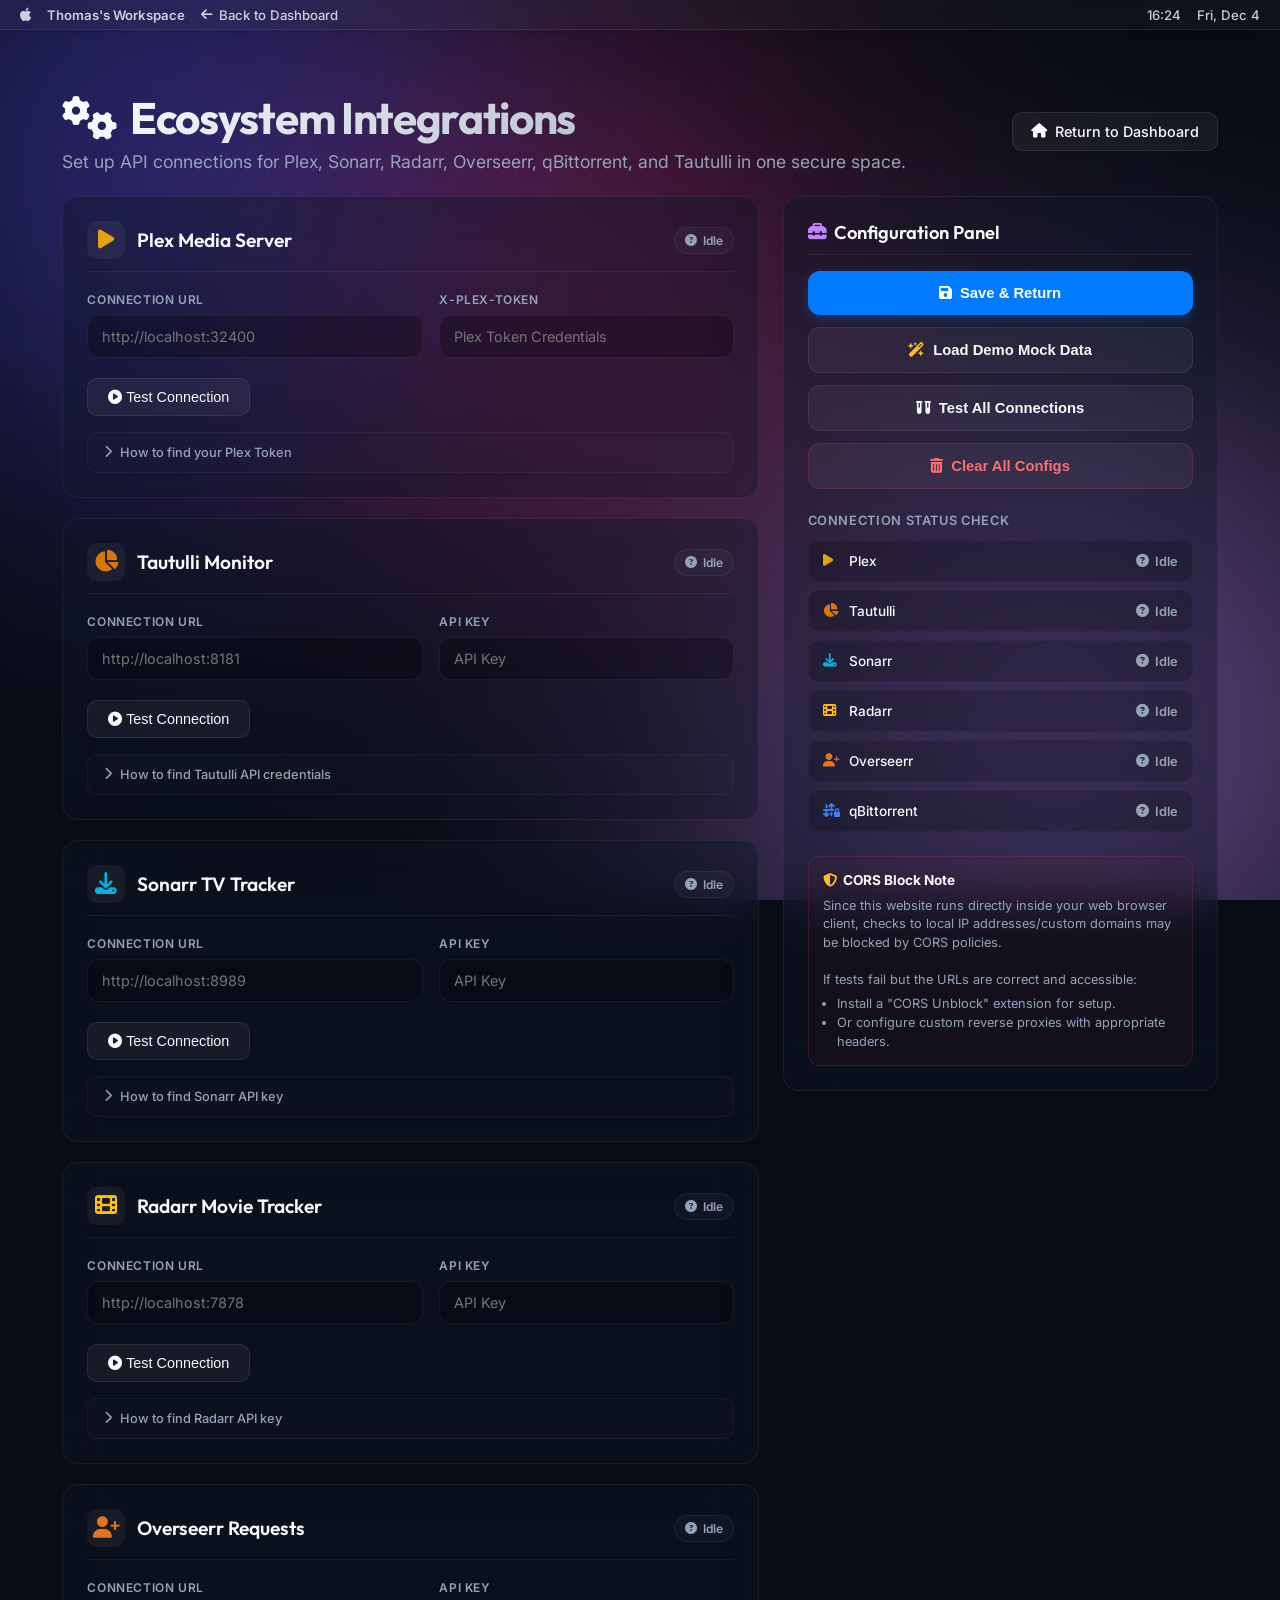
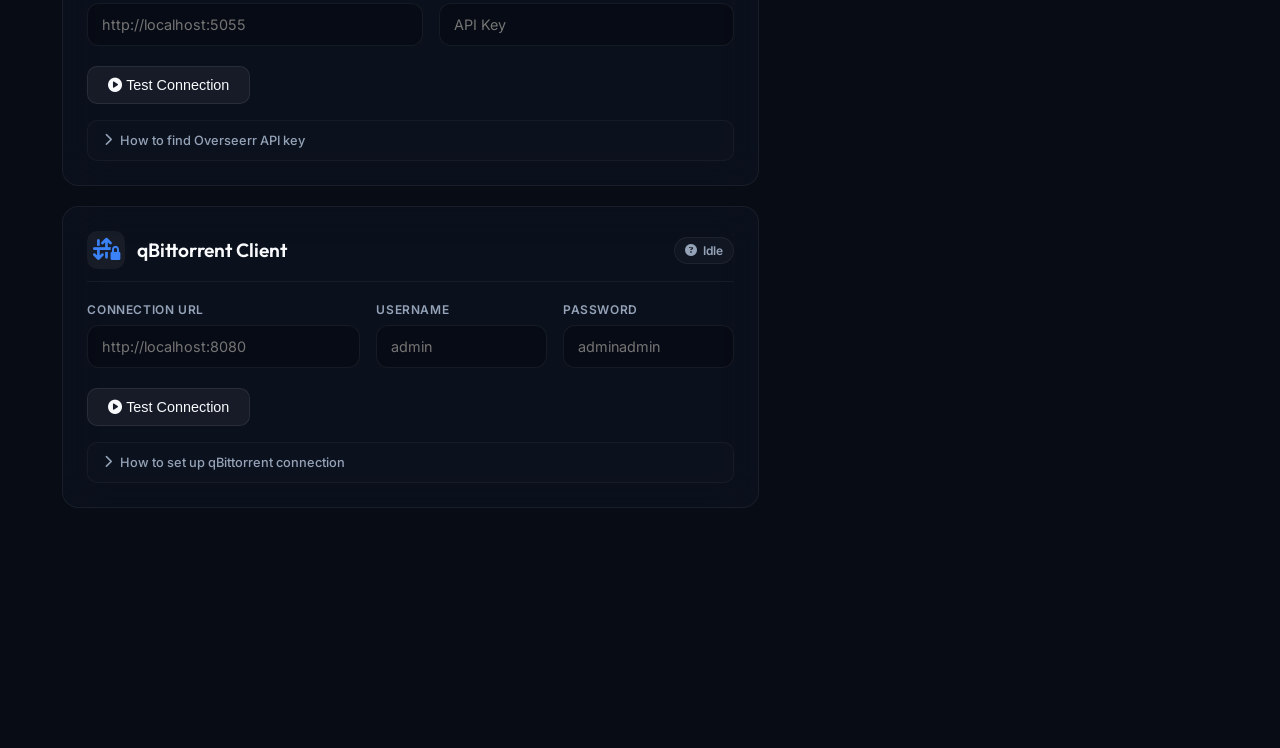
<file: setup.html>
<!DOCTYPE html>
<html lang="en">
<head>
  <meta charset="UTF-8">
  <meta name="viewport" content="width=device-width, initial-scale=1.0">
  <meta name="description" content="Quick setup for self-hosted integrations including Plex, Sonarr, Radarr, Overseerr, qBittorrent.">
  <title>Ecosystem Integrations Setup - Personal Launchpad</title>
  <link rel="icon" type="image/png" href="favicon.png">

  <!-- Google Fonts: Outfit & Inter -->
  <link rel="preconnect" href="https://fonts.googleapis.com">
  <link rel="preconnect" href="https://fonts.gstatic.com" crossorigin>
  <link href="https://fonts.googleapis.com/css2?family=Inter:wght@300;400;500;600;700&family=Outfit:wght@400;500;600;700;800&display=swap" rel="stylesheet">

  <!-- FontAwesome Free Icons CDN -->
  <link rel="stylesheet" href="https://cdnjs.cloudflare.com/ajax/libs/font-awesome/6.4.0/css/all.min.css" integrity="sha512-iecdLmaskl7CVkqkXNQ/ZH/XLlvWZOJyj7Yy7tcenmpD1ypASozpmT/E0iPtmFIB46ZmdtAc9eNBvH0H/ZpiBw==" crossorigin="anonymous" referrerpolicy="no-referrer" />

  <!-- Premium Stylesheet -->
  <link rel="stylesheet" href="style.css">

  <style>
    /* Dedicated styles for Integrations Wizard */
    .setup-grid {
      display: grid;
      grid-template-columns: 1.6fr 1fr;
      gap: 24px;
      margin-top: 20px;
      margin-bottom: 60px;
    }
    
    @media (max-width: 1024px) {
      .setup-grid {
        grid-template-columns: 1fr;
      }
    }

    .setup-card {
      background: var(--card-bg);
      border: 1px solid var(--card-border);
      border-radius: 16px;
      padding: 24px;
      margin-bottom: 20px;
      backdrop-filter: blur(20px);
      -webkit-backdrop-filter: blur(20px);
      transition: var(--transition-smooth);
      position: relative;
      overflow: hidden;
    }

    .setup-card:hover {
      border-color: var(--card-border-hover);
      box-shadow: 0 8px 30px rgba(0, 0, 0, 0.25);
    }

    .setup-card::before {
      content: '';
      position: absolute;
      top: 0;
      left: 0;
      width: 100%;
      height: 4px;
      background: linear-gradient(90deg, transparent, var(--card-border-hover), transparent);
      opacity: 0;
      transition: opacity 0.3s ease;
    }

    .setup-card:hover::before {
      opacity: 1;
    }

    .setup-card-header {
      display: flex;
      align-items: center;
      justify-content: space-between;
      margin-bottom: 20px;
      border-bottom: 1px solid rgba(255, 255, 255, 0.05);
      padding-bottom: 12px;
    }

    .setup-card-title {
      font-family: var(--font-display);
      font-size: 1.2rem;
      font-weight: 600;
      display: flex;
      align-items: center;
      gap: 12px;
      color: var(--text-primary);
    }

    .setup-card-title i {
      font-size: 1.35rem;
      background: rgba(255, 255, 255, 0.05);
      width: 38px;
      height: 38px;
      border-radius: 10px;
      display: flex;
      align-items: center;
      justify-content: center;
    }

    .setup-card-status {
      font-size: 0.75rem;
      font-weight: 600;
      padding: 5px 10px;
      border-radius: 20px;
      background: rgba(255, 255, 255, 0.03);
      color: var(--text-secondary);
      display: flex;
      align-items: center;
      gap: 6px;
      border: 1px solid rgba(255, 255, 255, 0.05);
    }

    .setup-card-status.connected {
      background: rgba(52, 211, 153, 0.1);
      color: #34d399;
      border-color: rgba(52, 211, 153, 0.2);
    }

    .setup-card-status.failed {
      background: rgba(248, 113, 113, 0.1);
      color: #f87171;
      border-color: rgba(248, 113, 113, 0.2);
    }

    .setup-card-status.testing {
      background: rgba(251, 191, 36, 0.1);
      color: #fbbf24;
      border-color: rgba(251, 191, 36, 0.2);
    }

    .setup-input-group {
      display: grid;
      grid-template-columns: 1fr;
      gap: 16px;
      margin-bottom: 20px;
    }

    .setup-input-group.cols-2 {
      grid-template-columns: 1.6fr 1.4fr;
    }

    .setup-input-group.cols-3 {
      grid-template-columns: 1.6fr 1fr 1fr;
    }

    @media (max-width: 640px) {
      .setup-input-group.cols-2,
      .setup-input-group.cols-3 {
        grid-template-columns: 1fr;
      }
    }

    .setup-field {
      display: flex;
      flex-direction: column;
      gap: 8px;
    }

    .setup-field label {
      font-size: 0.75rem;
      font-weight: 600;
      color: var(--text-secondary);
      text-transform: uppercase;
      letter-spacing: 0.05em;
    }

    .setup-field input {
      width: 100%;
      padding: 12px 14px;
      background: rgba(0, 0, 0, 0.25);
      border: 1px solid rgba(255, 255, 255, 0.06);
      border-radius: 12px;
      color: var(--text-primary);
      font-family: var(--font-body);
      font-size: 0.9rem;
      transition: var(--transition-fast);
    }

    .setup-field input:focus {
      outline: none;
      border-color: rgba(255, 255, 255, 0.2);
      background: rgba(255, 255, 255, 0.02);
      box-shadow: 0 0 0 3px rgba(255, 255, 255, 0.03);
    }

    .setup-card-actions {
      display: flex;
      align-items: center;
      gap: 12px;
      margin-top: 16px;
    }

    /* API Help details accordion styling */
    .setup-help-details {
      background: rgba(255, 255, 255, 0.01);
      border: 1px solid rgba(255, 255, 255, 0.04);
      border-radius: 10px;
      margin-top: 16px;
      overflow: hidden;
      transition: var(--transition-fast);
    }

    .setup-help-details[open] {
      background: rgba(255, 255, 255, 0.02);
      border-color: rgba(255, 255, 255, 0.08);
    }

    .setup-help-summary {
      padding: 12px 16px;
      font-size: 0.8rem;
      font-weight: 500;
      color: var(--text-secondary);
      cursor: pointer;
      user-select: none;
      transition: var(--transition-fast);
      display: flex;
      align-items: center;
      gap: 8px;
    }

    .setup-help-summary:hover {
      color: var(--text-primary);
      background: rgba(255, 255, 255, 0.03);
    }

    .setup-help-summary::marker,
    .setup-help-summary::-webkit-details-marker {
      display: none;
      content: "";
    }

    .setup-help-summary i {
      transition: transform 0.2s ease;
    }

    .setup-help-details[open] .setup-help-summary i {
      transform: rotate(90deg);
      color: var(--text-primary);
    }

    .setup-help-content {
      padding: 14px 16px;
      border-top: 1px solid rgba(255, 255, 255, 0.04);
      font-size: 0.825rem;
      line-height: 1.5;
      color: var(--text-secondary);
    }

    .setup-help-content ol,
    .setup-help-content ul {
      padding-left: 20px;
      margin: 8px 0;
    }

    .setup-help-content li {
      margin-bottom: 6px;
    }

    .setup-help-content code {
      background: rgba(0, 0, 0, 0.35);
      padding: 2px 6px;
      border-radius: 6px;
      color: var(--text-primary);
      font-family: monospace;
      font-size: 0.775rem;
      border: 1px solid rgba(255, 255, 255, 0.04);
    }

    /* Side Panel elements styling */
    .side-card {
      background: var(--card-bg);
      border: 1px solid var(--card-border);
      border-radius: 16px;
      padding: 24px;
      margin-bottom: 20px;
      backdrop-filter: blur(25px);
      -webkit-backdrop-filter: blur(25px);
      position: sticky;
      top: 74px;
    }

    .side-panel-title {
      font-family: var(--font-display);
      font-size: 1.15rem;
      font-weight: 600;
      margin-bottom: 16px;
      color: var(--text-primary);
      border-bottom: 1px solid rgba(255, 255, 255, 0.06);
      padding-bottom: 10px;
      display: flex;
      align-items: center;
      gap: 8px;
    }

    .side-action-btn {
      width: 100%;
      margin-bottom: 12px;
      display: flex;
      align-items: center;
      justify-content: center;
      gap: 8px;
      padding: 14px;
      font-size: 0.925rem;
      font-weight: 600;
      border-radius: 12px;
    }

    .side-checklist-title {
      font-size: 0.8rem;
      font-weight: 600;
      color: var(--text-secondary);
      text-transform: uppercase;
      letter-spacing: 0.05em;
      margin-top: 24px;
      margin-bottom: 12px;
    }

    .side-checklist-item {
      display: flex;
      align-items: center;
      justify-content: space-between;
      padding: 12px 14px;
      background: rgba(0, 0, 0, 0.2);
      border: 1px solid rgba(255, 255, 255, 0.03);
      border-radius: 10px;
      margin-bottom: 8px;
      font-size: 0.85rem;
    }

    .side-checklist-name {
      display: flex;
      align-items: center;
      gap: 10px;
      color: var(--text-primary);
      font-weight: 500;
    }

    .side-checklist-status {
      font-weight: 600;
      font-size: 0.8rem;
      display: flex;
      align-items: center;
      gap: 6px;
    }

    .cors-info-box {
      background: rgba(239, 68, 68, 0.04);
      border: 1px solid rgba(239, 68, 68, 0.15);
      border-radius: 12px;
      padding: 14px;
      margin-top: 24px;
      font-size: 0.8rem;
      line-height: 1.45;
      color: var(--text-secondary);
    }
    
    @keyframes fadeInUp {
      from {
        opacity: 0;
        transform: translate(-50%, 20px);
      }
      to {
        opacity: 1;
        transform: translate(-50%, 0);
      }
    }
    
    @keyframes fadeOutDown {
      from {
        opacity: 1;
        transform: translate(-50%, 0);
      }
      to {
        opacity: 0;
        transform: translate(-50%, 20px);
      }
    }
  </style>
</head>
<body class="theme-midnight-nebula">

  <!-- macOS Top Menu Bar -->
  <div class="mac-menu-bar">
    <div class="mac-menu-left">
      <i class="fa-brands fa-apple mac-menu-item apple-logo"></i>
      <span class="workspace-label mac-menu-item active-app">Thomas's Workspace</span>
      <a href="index.html" class="mac-menu-item" style="text-decoration: none; display: flex; align-items: center; gap: 6px; color: inherit;">
        <i class="fa-solid fa-arrow-left"></i> Back to Dashboard
      </a>
    </div>
    <div class="mac-menu-right">
      <span id="menu-time" class="mac-menu-item">--:--</span>
      <span id="menu-date" class="mac-menu-item">---, --- --</span>
    </div>
  </div>

  <!-- Animated Glassmorphic Background Glow Blobs -->
  <div class="bg-blobs" id="bg-blobs">
    <div class="blob blob-1"></div>
    <div class="blob blob-2"></div>
    <div class="blob blob-3"></div>
  </div>

  <!-- Dynamic Background Pattern Overlay -->
  <div id="bg-pattern-overlay" class="bg-pattern-overlay"></div>

  <div class="dashboard-container">
    <!-- Header Welcome Bar -->
    <header class="dashboard-header" style="margin-bottom: 24px;">
      <div style="display: flex; align-items: center; justify-content: space-between; flex-wrap: wrap; gap: 16px; width: 100%;">
        <div class="greeting-container">
          <h1 id="greeting" style="display: flex; align-items: center; gap: 14px;">
            <i class="fa-solid fa-gears" style="color: #a855f7;"></i>
            Ecosystem Integrations
          </h1>
          <p class="subtitle">Set up API connections for Plex, Sonarr, Radarr, Overseerr, qBittorrent, and Tautulli in one secure space.</p>
        </div>
        <div>
          <a href="index.html" class="btn-macos btn-macos-secondary" style="text-decoration: none; display: inline-flex; align-items: center; gap: 8px; padding: 10px 18px;">
            <i class="fa-solid fa-house"></i> Return to Dashboard
          </a>
        </div>
      </div>
    </header>

    <div class="setup-grid">
      <!-- Left Column: Forms -->
      <div class="setup-main-col">

        <!-- Card: Plex Media Server -->
        <div class="setup-card" id="card-plex">
          <div class="setup-card-header">
            <div class="setup-card-title">
              <i class="fa-solid fa-play" style="color: #e5a00d;"></i>
              Plex Media Server
            </div>
            <div class="setup-card-status" id="status-plex">
              <i class="fa-solid fa-circle-question"></i> Idle
            </div>
          </div>
          <div class="setup-input-group cols-2">
            <div class="setup-field">
              <label for="plex-url">Connection URL</label>
              <input type="url" id="plex-url" placeholder="http://localhost:32400" autocomplete="off">
            </div>
            <div class="setup-field">
              <label for="plex-token">X-Plex-Token</label>
              <input type="password" id="plex-token" placeholder="Plex Token Credentials" autocomplete="off">
            </div>
          </div>
          <div class="setup-card-actions">
            <button type="button" class="btn-macos btn-macos-secondary test-btn" data-integration="plex">
              <i class="fa-solid fa-circle-play"></i> Test Connection
            </button>
          </div>
          <details class="setup-help-details">
            <summary class="setup-help-summary">
              <i class="fa-solid fa-chevron-right"></i> How to find your Plex Token
            </summary>
            <div class="setup-help-content">
              <ol>
                <li>Open your browser and log into <code>app.plex.tv</code> or your local server interface.</li>
                <li>Navigate into any media library, click on any movie or TV episode, and open the options dropdown menu (<code>...</code>).</li>
                <li>Click <strong>Get Info</strong> at the bottom of the menu.</li>
                <li>In the popup info drawer, click the <strong>View XML</strong> link at the bottom right.</li>
                <li>A new web page will open showing XML code. Look at the address bar URL — copy the long alphanumeric string at the very end of the URL starting after <code>X-Plex-Token=</code>.</li>
              </ol>
            </div>
          </details>
        </div>

        <!-- Card: Tautulli Monitor -->
        <div class="setup-card" id="card-tautulli">
          <div class="setup-card-header">
            <div class="setup-card-title">
              <i class="fa-solid fa-chart-pie" style="color: #d97706;"></i>
              Tautulli Monitor
            </div>
            <div class="setup-card-status" id="status-tautulli">
              <i class="fa-solid fa-circle-question"></i> Idle
            </div>
          </div>
          <div class="setup-input-group cols-2">
            <div class="setup-field">
              <label for="tautulli-url">Connection URL</label>
              <input type="url" id="tautulli-url" placeholder="http://localhost:8181" autocomplete="off">
            </div>
            <div class="setup-field">
              <label for="tautulli-key">API Key</label>
              <input type="password" id="tautulli-key" placeholder="API Key" autocomplete="off">
            </div>
          </div>
          <div class="setup-card-actions">
            <button type="button" class="btn-macos btn-macos-secondary test-btn" data-integration="tautulli">
              <i class="fa-solid fa-circle-play"></i> Test Connection
            </button>
          </div>
          <details class="setup-help-details">
            <summary class="setup-help-summary">
              <i class="fa-solid fa-chevron-right"></i> How to find Tautulli API credentials
            </summary>
            <div class="setup-help-content">
              <ol>
                <li>Open Tautulli's interface and click on <strong>Settings</strong> (gear icon).</li>
                <li>Click on <strong>Web Interface</strong> in the left sidebar menu.</li>
                <li>Scroll down to the <strong>API</strong> section.</li>
                <li>Verify <strong>Enable API</strong> is checked, and copy the long string under <strong>API Key</strong>.</li>
              </ol>
            </div>
          </details>
        </div>

        <!-- Card: Sonarr TV Tracker -->
        <div class="setup-card" id="card-sonarr">
          <div class="setup-card-header">
            <div class="setup-card-title">
              <i class="fa-solid fa-download" style="color: #00b4e5;"></i>
              Sonarr TV Tracker
            </div>
            <div class="setup-card-status" id="status-sonarr">
              <i class="fa-solid fa-circle-question"></i> Idle
            </div>
          </div>
          <div class="setup-input-group cols-2">
            <div class="setup-field">
              <label for="sonarr-url">Connection URL</label>
              <input type="url" id="sonarr-url" placeholder="http://localhost:8989" autocomplete="off">
            </div>
            <div class="setup-field">
              <label for="sonarr-key">API Key</label>
              <input type="password" id="sonarr-key" placeholder="API Key" autocomplete="off">
            </div>
          </div>
          <div class="setup-card-actions">
            <button type="button" class="btn-macos btn-macos-secondary test-btn" data-integration="sonarr">
              <i class="fa-solid fa-circle-play"></i> Test Connection
            </button>
          </div>
          <details class="setup-help-details">
            <summary class="setup-help-summary">
              <i class="fa-solid fa-chevron-right"></i> How to find Sonarr API key
            </summary>
            <div class="setup-help-content">
              <ol>
                <li>Open your Sonarr web page.</li>
                <li>Go to <strong>Settings</strong> in the main navigation.</li>
                <li>Select the <strong>General</strong> configuration tab.</li>
                <li>Scroll down to the <strong>Security</strong> category.</li>
                <li>Copy the alphanumeric string next to <strong>API Key</strong>.</li>
              </ol>
            </div>
          </details>
        </div>

        <!-- Card: Radarr Movie Tracker -->
        <div class="setup-card" id="card-radarr">
          <div class="setup-card-header">
            <div class="setup-card-title">
              <i class="fa-solid fa-film" style="color: #ffc107;"></i>
              Radarr Movie Tracker
            </div>
            <div class="setup-card-status" id="status-radarr">
              <i class="fa-solid fa-circle-question"></i> Idle
            </div>
          </div>
          <div class="setup-input-group cols-2">
            <div class="setup-field">
              <label for="radarr-url">Connection URL</label>
              <input type="url" id="radarr-url" placeholder="http://localhost:7878" autocomplete="off">
            </div>
            <div class="setup-field">
              <label for="radarr-key">API Key</label>
              <input type="password" id="radarr-key" placeholder="API Key" autocomplete="off">
            </div>
          </div>
          <div class="setup-card-actions">
            <button type="button" class="btn-macos btn-macos-secondary test-btn" data-integration="radarr">
              <i class="fa-solid fa-circle-play"></i> Test Connection
            </button>
          </div>
          <details class="setup-help-details">
            <summary class="setup-help-summary">
              <i class="fa-solid fa-chevron-right"></i> How to find Radarr API key
            </summary>
            <div class="setup-help-content">
              <ol>
                <li>Open your Radarr web page.</li>
                <li>Go to <strong>Settings</strong> in the main navigation.</li>
                <li>Select the <strong>General</strong> configuration tab.</li>
                <li>Scroll down to the <strong>Security</strong> category.</li>
                <li>Copy the alphanumeric string next to <strong>API Key</strong>.</li>
              </ol>
            </div>
          </details>
        </div>

        <!-- Card: Overseerr Requests -->
        <div class="setup-card" id="card-overseerr">
          <div class="setup-card-header">
            <div class="setup-card-title">
              <i class="fa-solid fa-user-plus" style="color: #e27522;"></i>
              Overseerr Requests
            </div>
            <div class="setup-card-status" id="status-overseerr">
              <i class="fa-solid fa-circle-question"></i> Idle
            </div>
          </div>
          <div class="setup-input-group cols-2">
            <div class="setup-field">
              <label for="overseerr-url">Connection URL</label>
              <input type="url" id="overseerr-url" placeholder="http://localhost:5055" autocomplete="off">
            </div>
            <div class="setup-field">
              <label for="overseerr-key">API Key</label>
              <input type="password" id="overseerr-key" placeholder="API Key" autocomplete="off">
            </div>
          </div>
          <div class="setup-card-actions">
            <button type="button" class="btn-macos btn-macos-secondary test-btn" data-integration="overseerr">
              <i class="fa-solid fa-circle-play"></i> Test Connection
            </button>
          </div>
          <details class="setup-help-details">
            <summary class="setup-help-summary">
              <i class="fa-solid fa-chevron-right"></i> How to find Overseerr API key
            </summary>
            <div class="setup-help-content">
              <ol>
                <li>Open Overseerr and log in.</li>
                <li>Navigate to <strong>Settings</strong> in the sidebar.</li>
                <li>Under the <strong>General</strong> tab, look for the API Key section.</li>
                <li>Copy the <strong>API Key</strong>.</li>
              </ol>
            </div>
          </details>
        </div>

        <!-- Card: qBittorrent Client -->
        <div class="setup-card" id="card-qbittorrent">
          <div class="setup-card-header">
            <div class="setup-card-title">
              <i class="fa-solid fa-arrow-down-up-lock" style="color: #3b82f6;"></i>
              qBittorrent Client
            </div>
            <div class="setup-card-status" id="status-qbittorrent">
              <i class="fa-solid fa-circle-question"></i> Idle
            </div>
          </div>
          <div class="setup-input-group cols-3">
            <div class="setup-field">
              <label for="qbittorrent-url">Connection URL</label>
              <input type="url" id="qbittorrent-url" placeholder="http://localhost:8080" autocomplete="off">
            </div>
            <div class="setup-field">
              <label for="qbittorrent-user">Username</label>
              <input type="text" id="qbittorrent-user" placeholder="admin" autocomplete="off">
            </div>
            <div class="setup-field">
              <label for="qbittorrent-pass">Password</label>
              <input type="password" id="qbittorrent-pass" placeholder="adminadmin" autocomplete="off">
            </div>
          </div>
          <div class="setup-card-actions">
            <button type="button" class="btn-macos btn-macos-secondary test-btn" data-integration="qbittorrent">
              <i class="fa-solid fa-circle-play"></i> Test Connection
            </button>
          </div>
          <details class="setup-help-details">
            <summary class="setup-help-summary">
              <i class="fa-solid fa-chevron-right"></i> How to set up qBittorrent connection
            </summary>
            <div class="setup-help-content">
              <ul>
                <li>Provide the full URL to your qBittorrent Web UI (e.g. <code>http://192.168.1.50:8080</code>).</li>
                <li>Input your Web UI access credentials (the default username is usually <code>admin</code> and password is <code>adminadmin</code>).</li>
                <li>Ensure Web UI is enabled in qBittorrent Settings -> Web UI.</li>
                <li><strong>IMPORTANT:</strong> In qBittorrent settings -> Web UI, disable "Bypass Web User Interface authentication for clients on localhost" and make sure "Enable Cross-Site Request Forgery (CSRF) protection" does not block your requests.</li>
              </ul>
            </div>
          </details>
        </div>

      </div>

      <!-- Right Column: Sidebar controls -->
      <div class="setup-side-col">
        <div class="side-card">
          <div class="side-panel-title">
            <i class="fa-solid fa-toolbox" style="color: var(--blob-2);"></i>
            Configuration Panel
          </div>
          
          <button type="button" id="save-btn" class="btn-macos btn-macos-primary side-action-btn">
            <i class="fa-solid fa-floppy-disk"></i> Save & Return
          </button>
          
          <button type="button" id="demo-btn" class="btn-macos btn-macos-secondary side-action-btn">
            <i class="fa-solid fa-wand-magic-sparkles" style="color: #fbbf24;"></i> Load Demo Mock Data
          </button>

          <button type="button" id="test-all-btn" class="btn-macos btn-macos-secondary side-action-btn">
            <i class="fa-solid fa-vials"></i> Test All Connections
          </button>

          <button type="button" id="clear-btn" class="btn-macos btn-macos-secondary side-action-btn" style="color: #f87171; border-color: rgba(239, 68, 68, 0.2);">
            <i class="fa-solid fa-trash-can"></i> Clear All Configs
          </button>

          <div class="side-checklist-title">Connection Status Check</div>
          <div id="side-checklist">
            <div class="side-checklist-item">
              <span class="side-checklist-name">
                <i class="fa-solid fa-play" style="color:#e5a00d; width:16px;"></i> Plex
              </span>
              <span class="side-checklist-status" id="checklist-plex" style="color:var(--text-secondary);">
                <i class="fa-solid fa-circle-question"></i> Idle
              </span>
            </div>
            <div class="side-checklist-item">
              <span class="side-checklist-name">
                <i class="fa-solid fa-chart-pie" style="color:#d97706; width:16px;"></i> Tautulli
              </span>
              <span class="side-checklist-status" id="checklist-tautulli" style="color:var(--text-secondary);">
                <i class="fa-solid fa-circle-question"></i> Idle
              </span>
            </div>
            <div class="side-checklist-item">
              <span class="side-checklist-name">
                <i class="fa-solid fa-download" style="color:#00b4e5; width:16px;"></i> Sonarr
              </span>
              <span class="side-checklist-status" id="checklist-sonarr" style="color:var(--text-secondary);">
                <i class="fa-solid fa-circle-question"></i> Idle
              </span>
            </div>
            <div class="side-checklist-item">
              <span class="side-checklist-name">
                <i class="fa-solid fa-film" style="color:#ffc107; width:16px;"></i> Radarr
              </span>
              <span class="side-checklist-status" id="checklist-radarr" style="color:var(--text-secondary);">
                <i class="fa-solid fa-circle-question"></i> Idle
              </span>
            </div>
            <div class="side-checklist-item">
              <span class="side-checklist-name">
                <i class="fa-solid fa-user-plus" style="color:#e27522; width:16px;"></i> Overseerr
              </span>
              <span class="side-checklist-status" id="checklist-overseerr" style="color:var(--text-secondary);">
                <i class="fa-solid fa-circle-question"></i> Idle
              </span>
            </div>
            <div class="side-checklist-item">
              <span class="side-checklist-name">
                <i class="fa-solid fa-arrow-down-up-lock" style="color:#3b82f6; width:16px;"></i> qBittorrent
              </span>
              <span class="side-checklist-status" id="checklist-qbittorrent" style="color:var(--text-secondary);">
                <i class="fa-solid fa-circle-question"></i> Idle
              </span>
            </div>
          </div>

          <div class="cors-info-box">
            <h4 style="margin-bottom: 6px; color: var(--text-primary); font-size: 0.85rem; display: flex; align-items: center; gap: 6px;">
              <i class="fa-solid fa-shield-halved" style="color: #fbbf24;"></i>
              CORS Block Note
            </h4>
            Since this website runs directly inside your web browser client, checks to local IP addresses/custom domains may be blocked by CORS policies.
            <br><br>
            If tests fail but the URLs are correct and accessible:
            <ul style="padding-left: 14px; margin-top: 6px;">
              <li>Install a "CORS Unblock" extension for setup.</li>
              <li>Or configure custom reverse proxies with appropriate headers.</li>
            </ul>
          </div>
        </div>
      </div>
    </div>
  </div>

  <!-- Javascript Logic -->
  <script src="setup.js"></script>
</body>
</html>
</file>
<file: style.css>
/* ==========================================================================
   Premium Glassmorphic Dashboard Stylesheet (macOS & iOS Redesign)
   ========================================================================== */

/* Import Google Fonts */
@import url('https://fonts.googleapis.com/css2?family=Inter:wght@300;400;500;600;700&family=Outfit:wght@400;500;600;700;800&display=swap');

/* Reset and Core Styles */
*, *::before, *::after {
  box-sizing: border-box;
  margin: 0;
  padding: 0;
}

:root {
  --font-display: 'Outfit', -apple-system, BlinkMacSystemFont, "Segoe UI", Roboto, sans-serif;
  --font-body: 'Inter', -apple-system, BlinkMacSystemFont, "Segoe UI", Roboto, sans-serif;
  
  /* Ease transitions */
  --transition-smooth: all 0.4s cubic-bezier(0.16, 1, 0.3, 1);
  --transition-fast: all 0.2s ease;

  /* Customizer variables default values */
  --glass-blur: 20px;
  --blob-brightness: 0.45;
  --blob-speed: 25s;
}

/* ==========================================================================
   Theme Configurations
   ========================================================================== */

/* --- CASUAL THEMES --- */
body.theme-midnight-nebula {
  --bg-color: #080c14;
  --blob-1: #4f46e5;
  --blob-2: #c084fc;
  --blob-3: #db2777;
  --text-primary: #f8fafc;
  --text-secondary: #94a3b8;
  --card-bg: rgba(15, 23, 42, 0.4);
  --card-border: rgba(255, 255, 255, 0.06);
  --card-border-hover: rgba(168, 85, 247, 0.4);
  --widget-bg: rgba(15, 23, 42, 0.35);
  --input-bg: rgba(15, 23, 42, 0.25);
  --badge-glow: rgba(168, 85, 247, 0.15);
}

body.theme-aurora-borealis {
  --bg-color: #021712;
  --blob-1: #059669;
  --blob-2: #0891b2;
  --blob-3: #2563eb;
  --text-primary: #f0fdf4;
  --text-secondary: #94a3b8;
  --card-bg: rgba(2, 28, 22, 0.4);
  --card-border: rgba(255, 255, 255, 0.06);
  --card-border-hover: rgba(16, 185, 129, 0.4);
  --widget-bg: rgba(2, 28, 22, 0.35);
  --input-bg: rgba(2, 28, 22, 0.25);
  --badge-glow: rgba(16, 185, 129, 0.15);
}

body.theme-solar-eclipse {
  --bg-color: #140b03;
  --blob-1: #d97706;
  --blob-2: #dc2626;
  --blob-3: #7c3aed;
  --text-primary: #fffbeb;
  --text-secondary: #a1a1aa;
  --card-bg: rgba(23, 11, 3, 0.4);
  --card-border: rgba(255, 255, 255, 0.06);
  --card-border-hover: rgba(245, 158, 11, 0.4);
  --widget-bg: rgba(23, 11, 3, 0.35);
  --input-bg: rgba(23, 11, 3, 0.25);
  --badge-glow: rgba(245, 158, 11, 0.15);
}

body.theme-pastel-dream {
  --bg-color: #faf7f2;
  --blob-1: #fed7aa; /* Soft peach */
  --blob-2: #e9d5ff; /* Soft lavender */
  --blob-3: #ccfbf1; /* Soft mint */
  --text-primary: #2d3748;
  --text-secondary: #718096;
  --card-bg: rgba(255, 255, 255, 0.7);
  --card-border: rgba(0, 0, 0, 0.05);
  --card-border-hover: rgba(168, 85, 247, 0.3);
  --widget-bg: rgba(255, 255, 255, 0.6);
  --input-bg: rgba(247, 250, 252, 0.8);
  --badge-glow: rgba(168, 85, 247, 0.08);
}

body.theme-sunset-breeze {
  --bg-color: #1d0f1b;
  --blob-1: #fda4af; /* Rose gold */
  --blob-2: #fdba74; /* Peach/coral */
  --blob-3: #3b0764; /* Deep violet */
  --text-primary: #fff1f2;
  --text-secondary: #c084fc;
  --card-bg: rgba(43, 22, 39, 0.5);
  --card-border: rgba(253, 164, 175, 0.15);
  --card-border-hover: rgba(253, 186, 116, 0.6);
  --widget-bg: rgba(43, 22, 39, 0.4);
  --input-bg: rgba(43, 22, 39, 0.3);
  --badge-glow: rgba(253, 164, 175, 0.2);
}

body.theme-cozy-forest {
  --bg-color: #0f140f;
  --blob-1: #3f6212; /* Moss olive green */
  --blob-2: #854d0e; /* Ochre gold */
  --blob-3: #061e06;
  --text-primary: #f1f5f1;
  --text-secondary: #a3b899;
  --card-bg: rgba(20, 27, 20, 0.5);
  --card-border: rgba(63, 98, 18, 0.15);
  --card-border-hover: rgba(133, 77, 14, 0.6);
  --widget-bg: rgba(20, 27, 20, 0.45);
  --input-bg: rgba(20, 27, 20, 0.35);
  --badge-glow: rgba(63, 98, 18, 0.2);
}

/* --- DRAMATIC THEMES --- */
body.theme-cyberpunk {
  --bg-color: #0a0110;
  --blob-1: #ff007f;
  --blob-2: #00f0ff;
  --blob-3: #7000ff;
  --text-primary: #ffffff;
  --text-secondary: #a5b4fc;
  --card-bg: rgba(10, 1, 16, 0.4);
  --card-border: rgba(255, 255, 255, 0.06);
  --card-border-hover: rgba(255, 0, 127, 0.4);
  --widget-bg: rgba(10, 1, 16, 0.35);
  --input-bg: rgba(10, 1, 16, 0.25);
  --badge-glow: rgba(255, 0, 127, 0.15);
}

body.theme-synthwave {
  --bg-color: #100626;
  --blob-1: #ff007f;
  --blob-2: #ff7c00;
  --blob-3: #2d005f;
  --text-primary: #fdf6ff;
  --text-secondary: #a78bfa;
  --card-bg: rgba(26, 11, 56, 0.45);
  --card-border: rgba(255, 0, 127, 0.15);
  --card-border-hover: rgba(255, 124, 0, 0.6);
  --widget-bg: rgba(26, 11, 56, 0.4);
  --input-bg: rgba(26, 11, 56, 0.3);
  --badge-glow: rgba(255, 0, 127, 0.2);
}

body.theme-oled-black {
  --bg-color: #000000;
  --blob-1: #39ff14; /* Neon toxic green */
  --blob-2: #000000;
  --blob-3: #1a1a1a;
  --text-primary: #ffffff;
  --text-secondary: #888888;
  --card-bg: rgba(0, 0, 0, 0.85);
  --card-border: #333333;
  --card-border-hover: #39ff14;
  --widget-bg: rgba(0, 0, 0, 0.8);
  --input-bg: rgba(17, 17, 17, 0.9);
  --badge-glow: rgba(57, 255, 20, 0.15);
}

body.theme-volcanic {
  --bg-color: #0b0705;
  --blob-1: #ff3c00; /* Magma red */
  --blob-2: #ff9900; /* Lava orange */
  --blob-3: #140804;
  --text-primary: #fff2ee;
  --text-secondary: #b5a4a0;
  --card-bg: rgba(23, 13, 10, 0.5);
  --card-border: rgba(255, 60, 0, 0.12);
  --card-border-hover: rgba(255, 153, 0, 0.6);
  --widget-bg: rgba(23, 13, 10, 0.4);
  --input-bg: rgba(23, 13, 10, 0.3);
  --badge-glow: rgba(255, 60, 0, 0.25);
}

body.theme-ice-glacier {
  --bg-color: #040c16;
  --blob-1: #00d2ff; /* Glacial cyan */
  --blob-2: #ffffff; /* Ice white */
  --blob-3: #002244;
  --text-primary: #f0f8ff;
  --text-secondary: #9cb2c9;
  --card-bg: rgba(6, 21, 38, 0.45);
  --card-border: rgba(0, 210, 255, 0.12);
  --card-border-hover: rgba(255, 255, 255, 0.6);
  --widget-bg: rgba(6, 21, 38, 0.4);
  --input-bg: rgba(6, 21, 38, 0.3);
  --badge-glow: rgba(0, 210, 255, 0.2);
}

/* --- PROFESSIONAL THEMES --- */
body.theme-slate-glass {
  --bg-color: #0f172a;
  --blob-1: #334155;
  --blob-2: #475569;
  --blob-3: #1e293b;
  --text-primary: #f8fafc;
  --text-secondary: #94a3b8;
  --card-bg: rgba(30, 41, 59, 0.4);
  --card-border: rgba(255, 255, 255, 0.05);
  --card-border-hover: rgba(148, 163, 184, 0.3);
  --widget-bg: rgba(30, 41, 59, 0.35);
  --input-bg: rgba(30, 41, 59, 0.25);
  --badge-glow: rgba(148, 163, 184, 0.1);
}

body.theme-corporate-azure {
  --bg-color: #0c131f;
  --blob-1: #0078d4; /* Azure Blue */
  --blob-2: #106ebe;
  --blob-3: #002050;
  --text-primary: #f3f2f1;
  --text-secondary: #a19f9d;
  --card-bg: rgba(18, 28, 45, 0.5);
  --card-border: rgba(0, 120, 212, 0.18);
  --card-border-hover: rgba(0, 120, 212, 0.6);
  --widget-bg: rgba(18, 28, 45, 0.45);
  --input-bg: rgba(18, 28, 45, 0.35);
  --badge-glow: rgba(0, 120, 212, 0.25);
}

body.theme-executive-carbon {
  --bg-color: #121212;
  --blob-1: #2c2c2c;
  --blob-2: #1e1e1e;
  --blob-3: #0a0a0a;
  --text-primary: #e0e0e0;
  --text-secondary: #8a8a8a;
  --card-bg: rgba(28, 28, 28, 0.6);
  --card-border: rgba(255, 255, 255, 0.05);
  --card-border-hover: rgba(255, 255, 255, 0.25);
  --widget-bg: rgba(28, 28, 28, 0.55);
  --input-bg: rgba(28, 28, 28, 0.4);
  --badge-glow: rgba(255, 255, 255, 0.05);
}

body.theme-warm-espresso {
  --bg-color: #17110d;
  --blob-1: #8b5a2b; /* Espresso brown */
  --blob-2: #d2b48c; /* Tan/sand */
  --blob-3: #321c0f;
  --text-primary: #f5f0eb;
  --text-secondary: #c0b2a6;
  --card-bg: rgba(35, 27, 22, 0.5);
  --card-border: rgba(139, 90, 43, 0.15);
  --card-border-hover: rgba(210, 180, 140, 0.6);
  --widget-bg: rgba(35, 27, 22, 0.4);
  --input-bg: rgba(35, 27, 22, 0.3);
  --badge-glow: rgba(139, 90, 43, 0.2);
}

body.theme-minimalist-light {
  --bg-color: #f3f4f6;
  --blob-1: #bfdbfe; /* Light blue */
  --blob-2: #ddd6fe; /* Light purple */
  --blob-3: #e0f2fe;
  --text-primary: #1f2937;
  --text-secondary: #6b7280;
  --card-bg: rgba(255, 255, 255, 0.65);
  --card-border: rgba(0, 0, 0, 0.05);
  --card-border-hover: rgba(59, 130, 246, 0.4);
  --widget-bg: rgba(255, 255, 255, 0.55);
  --input-bg: rgba(243, 244, 246, 0.7);
  --badge-glow: rgba(59, 130, 246, 0.1);
}

body.theme-retro-terminal {
  --bg-color: #000c00;
  --blob-1: #003300;
  --blob-2: #002200;
  --blob-3: #000000;
  --text-primary: #39ff14; /* Phosphorus green */
  --text-secondary: #009900;
  --card-bg: rgba(0, 10, 0, 0.9);
  --card-border: #00ff00;
  --card-border-hover: #39ff14;
  --widget-bg: rgba(0, 10, 0, 0.85);
  --input-bg: rgba(0, 5, 0, 0.9);
  --badge-glow: rgba(57, 255, 20, 0.3);
  --font-display: 'Courier New', Courier, monospace !important;
  --font-body: 'Courier New', Courier, monospace !important;
}

/* Global Glassmorphic Blur Override */
.mac-menu-bar, #search-input, .app-card, .widget-card, .modal-overlay, .modal-container, .detail-container, .dock {
  backdrop-filter: blur(var(--glass-blur, 20px)) !important;
  -webkit-backdrop-filter: blur(var(--glass-blur, 20px)) !important;
}

/* Global Styles */
body {
  font-family: var(--font-body);
  background-color: var(--bg-color);
  color: var(--text-primary);
  min-height: 100vh;
  overflow-x: hidden;
  position: relative;
  transition: background-color 0.8s ease, color 0.4s ease;
  margin-top: 50px; /* Spacing to start below the fixed top menu bar */
}

a {
  text-decoration: none;
  color: inherit;
}

/* Scrollbar styling */
::-webkit-scrollbar {
  width: 8px;
}
::-webkit-scrollbar-track {
  background: var(--bg-color);
}
::-webkit-scrollbar-thumb {
  background: rgba(255, 255, 255, 0.1);
  border-radius: 8px;
}
::-webkit-scrollbar-thumb:hover {
  background: rgba(255, 255, 255, 0.2);
}

/* Interactive Background Blobs */
.bg-blobs {
  position: fixed;
  top: 0;
  left: 0;
  width: 100vw;
  height: 100vh;
  z-index: -2;
  overflow: hidden;
  pointer-events: none;
}

.blob {
  position: absolute;
  border-radius: 50%;
  filter: blur(140px);
  opacity: var(--blob-brightness, 0.45);
  mix-blend-mode: screen;
  animation: float-blob var(--blob-speed, 25s) infinite alternate ease-in-out;
  transition: background 0.8s ease;
}

.blob-1 {
  width: 600px;
  height: 600px;
  background: var(--blob-1);
  top: -15%;
  left: -10%;
  animation-duration: calc(var(--blob-speed, 25s) * 1.2);
}

.blob-2 {
  width: 700px;
  height: 700px;
  background: var(--blob-2);
  bottom: -20%;
  right: -10%;
  animation-duration: calc(var(--blob-speed, 25s) * 1.4);
  animation-delay: -7s;
}

.blob-3 {
  width: 500px;
  height: 500px;
  background: var(--blob-3);
  top: 35%;
  left: 45%;
  transform: translate(-50%, -50%);
  animation-duration: calc(var(--blob-speed, 25s) * 0.88);
  animation-delay: -12s;
}

@keyframes float-blob {
  0% {
    transform: translate(0px, 0px) scale(1);
  }
  50% {
    transform: translate(80px, -100px) scale(1.1);
  }
  100% {
    transform: translate(-60px, 60px) scale(0.9);
  }
}

/* ==========================================================================
   macOS Top Menu Bar Styling
   ========================================================================== */
.mac-menu-bar {
  position: fixed;
  top: 0;
  left: 0;
  width: 100%;
  height: 30px;
  background: rgba(255, 255, 255, 0.03);
  backdrop-filter: blur(20px);
  -webkit-backdrop-filter: blur(20px);
  border-bottom: 1px solid rgba(255, 255, 255, 0.08);
  z-index: 9999;
  display: flex;
  justify-content: space-between;
  align-items: center;
  padding: 0 20px;
  font-family: var(--font-body);
  font-size: 0.825rem;
  font-weight: 500;
  color: var(--text-primary);
  user-select: none;
  box-shadow: 0 1px 8px rgba(0, 0, 0, 0.1);
}

.mac-menu-left,
.mac-menu-right {
  display: flex;
  align-items: center;
  gap: 16px;
}

.mac-menu-item {
  cursor: pointer;
  opacity: 0.8;
  transition: opacity 0.2s ease;
}

.mac-menu-item:hover {
  opacity: 1;
}

.mac-menu-item.apple-logo {
  font-size: 0.95rem;
}

.mac-menu-item.active-app {
  font-weight: 600;
}

/* Dashboard Container */
.dashboard-container {
  max-width: 2400px;
  width: 94%;
  margin: 0 auto;
  padding: 40px 24px 160px 24px; /* Adjusted padding since body has margin-top: 50px */
}

/* Header Welcome */
.dashboard-header {
  margin-bottom: 40px;
  animation: fadeInDown 0.8s cubic-bezier(0.16, 1, 0.3, 1);
}

.greeting-container h1 {
  font-family: var(--font-display);
  font-size: 2.75rem;
  font-weight: 700;
  letter-spacing: -0.03em;
  margin-bottom: 6px;
  background: linear-gradient(135deg, #ffffff 0%, var(--text-secondary) 100%);
  -webkit-background-clip: text;
  -webkit-text-fill-color: transparent;
}

.greeting-container .subtitle {
  font-size: 1.1rem;
  color: var(--text-secondary);
  font-weight: 400;
}

/* Layout Grid structure */
.dashboard-layout {
  display: grid;
  grid-template-columns: 1fr;
  gap: 32px;
  align-items: start;
}

@media (min-width: 1024px) {
  .dashboard-layout {
    grid-template-columns: 2.3fr 1fr;
  }
}

/* Search bar styling */
.search-container {
  position: relative;
  margin-bottom: 28px;
  animation: fadeInUp 0.8s cubic-bezier(0.16, 1, 0.3, 1) 0.1s both;
}

.search-icon {
  position: absolute;
  left: 22px;
  top: 50%;
  transform: translateY(-50%);
  color: var(--text-secondary);
  font-size: 1.1rem;
  pointer-events: none;
  transition: var(--transition-fast);
}

#search-input {
  width: 100%;
  padding: 18px 24px 18px 58px;
  background: var(--input-bg);
  border: 1px solid var(--card-border);
  border-radius: 20px;
  color: var(--text-primary);
  font-size: 1.05rem;
  font-family: var(--font-body);
  backdrop-filter: blur(20px);
  -webkit-backdrop-filter: blur(20px);
  transition: var(--transition-smooth);
  box-shadow: 0 4px 30px rgba(0, 0, 0, 0.1);
}

#search-input::placeholder {
  color: var(--text-secondary);
  opacity: 0.6;
}

#search-input:focus {
  outline: none;
  border-color: rgba(255, 255, 255, 0.2);
  background: rgba(255, 255, 255, 0.05);
  box-shadow: 0 0 0 4px rgba(255, 255, 255, 0.03), 0 10px 30px rgba(0, 0, 0, 0.2);
}

#search-input:focus + .search-icon {
  color: var(--text-primary);
  transform: translateY(-50%) scale(1.05);
}

/* Application Cards Grid */
.app-grid {
  display: grid;
  grid-template-columns: repeat(auto-fill, minmax(220px, 1fr));
  gap: 24px;
  animation: fadeInUp 0.8s cubic-bezier(0.16, 1, 0.3, 1) 0.2s both;
}

/* Grid Column Overrides */
.grid-cols-2 { grid-template-columns: repeat(2, 1fr) !important; }
.grid-cols-3 { grid-template-columns: repeat(3, 1fr) !important; }
.grid-cols-4 { grid-template-columns: repeat(4, 1fr) !important; }

/* Grid Spacing (Gap) Overrides */
.gap-tight { gap: 14px !important; }
.gap-comfortable { gap: 24px !important; }
.gap-spacious { gap: 36px !important; }

/* Individual App Card */
.app-card {
  position: relative;
  background: var(--card-bg);
  border: 1px solid var(--card-border);
  border-radius: 24px;
  padding: 28px;
  display: flex;
  flex-direction: column;
  justify-content: space-between;
  min-height: 250px;
  backdrop-filter: blur(20px);
  -webkit-backdrop-filter: blur(20px);
  transition: var(--transition-smooth);
  overflow: visible; /* Changed to visible to let edit/delete badges sit on border bounds */
  box-shadow: 0 8px 32px 0 rgba(0, 0, 0, 0.15);
  cursor: pointer;
}

.app-card::before {
  content: '';
  position: absolute;
  top: 0; left: 0; right: 0; bottom: 0;
  border-radius: inherit;
  background: radial-gradient(800px circle at var(--mouse-x, 0) var(--mouse-y, 0), rgba(255, 255, 255, 0.06), transparent 40%);
  z-index: 1;
  pointer-events: none;
  opacity: 0;
  transition: opacity 0.5s ease;
}

.app-card:hover::before {
  opacity: 1;
}

.app-card:hover, .app-card.keyboard-active {
  transform: translateY(-6px);
  border-color: rgba(var(--accent-color-rgb), 0.4);
  background: rgba(255, 255, 255, 0.05);
  box-shadow: 0 16px 40px -10px rgba(0, 0, 0, 0.3),
              0 0 25px 0 rgba(var(--accent-color-rgb), 0.2);
}

/* Card Glow Effect Behind Content */
.card-glow {
  position: absolute;
  top: 50%;
  left: 50%;
  width: 140px;
  height: 140px;
  background: radial-gradient(circle, rgba(var(--accent-color-rgb), 0.2) 0%, transparent 70%);
  transform: translate(-50%, -50%);
  z-index: 0;
  pointer-events: none;
  transition: var(--transition-smooth);
  opacity: 0.5;
}

.app-card:hover .card-glow, .app-card.keyboard-active .card-glow {
  opacity: 0.9;
  transform: translate(-50%, -50%) scale(1.3);
}

/* Card Header elements */
.card-header {
  display: flex;
  justify-content: space-between;
  align-items: center;
  z-index: 2;
  position: relative;
}

/* Squircle Generic Icons & Logo Containers */
.app-logo-container,
.app-icon-squircle {
  width: 52px;
  height: 52px;
  border-radius: 22%; /* 22% Apple iOS shape */
  overflow: hidden;
  display: flex;
  align-items: center;
  justify-content: center;
  position: relative;
  background: linear-gradient(135deg, rgba(var(--accent-color-rgb), 0.3), rgba(var(--accent-color-rgb), 0.15));
  border: 1px solid rgba(255, 255, 255, 0.08);
  box-shadow: 0 4px 12px rgba(0, 0, 0, 0.15), inset 0 1px 0 rgba(255, 255, 255, 0.1);
  color: rgb(var(--accent-color-rgb));
  transition: var(--transition-smooth);
}

.app-logo {
  width: 100%;
  height: 100%;
  object-fit: cover;
  border-radius: inherit;
}

.app-fallback-logo {
  position: absolute;
  top: 0; left: 0; width: 100%; height: 100%;
  display: none;
  align-items: center;
  justify-content: center;
  font-size: 1.4rem;
  border-radius: inherit;
  font-weight: 700;
}

.app-logo-container i,
.app-logo-container svg,
.app-icon-squircle i,
.app-icon-squircle svg {
  font-size: 1.45rem;
  color: rgb(var(--accent-color-rgb));
  transition: var(--transition-smooth);
}

/* White glyph styling on hover/active states */
.app-card:hover .app-logo-container,
.app-card.keyboard-active .app-logo-container,
.app-card:hover .app-icon-squircle,
.app-card.keyboard-active .app-icon-squircle {
  border-color: rgba(255, 255, 255, 0.2);
  box-shadow: 0 8px 20px rgba(var(--accent-color-rgb), 0.25), inset 0 1px 0 rgba(255, 255, 255, 0.2);
}

.app-card:hover .app-logo-container i,
.app-card.keyboard-active .app-logo-container i,
.app-card:hover .app-logo-container svg,
.app-card.keyboard-active .app-logo-container svg,
.app-card:hover .app-icon-squircle i,
.app-card.keyboard-active .app-icon-squircle i,
.app-card:hover .app-icon-squircle svg,
.app-card.keyboard-active .app-icon-squircle svg {
  color: #ffffff;
  transform: scale(1.05);
}

/* Orbit Inline SVG specific container */
.app-logo-svg-wrapper {
  width: 100%;
  height: 100%;
  display: flex;
  align-items: center;
  justify-content: center;
  background: linear-gradient(135deg, rgba(6, 182, 212, 0.3), rgba(6, 182, 212, 0.15));
  color: #22d3ee;
  padding: 8px;
}

.app-icon-svg {
  width: 100%;
  height: 100%;
}

.card-action-icon {
  color: var(--text-secondary);
  font-size: 0.95rem;
  opacity: 0.5;
  transition: var(--transition-smooth);
}

.app-card:hover .card-action-icon, .app-card.keyboard-active .card-action-icon {
  opacity: 1;
  color: rgb(var(--accent-color-rgb));
  transform: translate(3px, -3px) scale(1.05);
}

/* Card Body Content */
.card-content {
  margin-top: 24px;
  margin-bottom: 24px;
  z-index: 2;
  position: relative;
}

.app-title {
  font-family: var(--font-display);
  font-size: 1.3rem;
  font-weight: 600;
  margin-bottom: 8px;
  color: var(--text-primary);
  letter-spacing: -0.01em;
}

.app-description {
  font-size: 0.925rem;
  color: var(--text-secondary);
  line-height: 1.55;
  font-weight: 400;
}

/* Card Footer elements */
.card-footer {
  z-index: 2;
  position: relative;
  display: flex;
}

.app-accent-badge {
  display: inline-flex;
  align-items: center;
  gap: 8px;
  padding: 6px 14px;
  border-radius: 30px;
  font-size: 0.775rem;
  font-weight: 500;
  letter-spacing: 0.02em;
  backdrop-filter: blur(10px);
  -webkit-backdrop-filter: blur(10px);
  transition: var(--transition-smooth);
  max-width: 100%;
  box-sizing: border-box;
  overflow: hidden;
}

.badge-dot {
  width: 6px;
  height: 6px;
  border-radius: 50%;
  flex-shrink: 0;
}

.badge-text {
  overflow: hidden;
  text-overflow: ellipsis;
  white-space: nowrap;
}

.app-card:hover .app-accent-badge, .app-card.keyboard-active .app-accent-badge {
  box-shadow: 0 4px 12px var(--badge-glow);
}

/* Card Scale/Sizing Overrides */
.card-compact {
  min-height: 190px !important;
  padding: 18px !important;
}
.card-compact .card-content {
  margin-top: 14px !important;
  margin-bottom: 14px !important;
}
.card-compact .app-title {
  font-size: 1.15rem !important;
}
.card-compact .app-description {
  font-size: 0.85rem !important;
  line-height: 1.4 !important;
}

.card-expanded {
  min-height: 290px !important;
  padding: 34px !important;
}
.card-expanded .app-title {
  font-size: 1.45rem !important;
}
.card-expanded .app-description {
  font-size: 1.0rem !important;
}

/* Search empty state styles */
.no-results-card {
  display: none;
  grid-column: 1 / -1;
  flex-direction: column;
  align-items: center;
  justify-content: center;
  padding: 60px 40px;
  background: var(--card-bg);
  border: 1px solid var(--card-border);
  border-radius: 24px;
  backdrop-filter: blur(20px);
  -webkit-backdrop-filter: blur(20px);
  color: var(--text-secondary);
  text-align: center;
  box-shadow: 0 8px 32px 0 rgba(0, 0, 0, 0.1);
  animation: fadeIn 0.4s ease;
}

.no-results-card i {
  font-size: 3rem;
  margin-bottom: 18px;
  color: var(--text-secondary);
  opacity: 0.4;
}

.no-results-card h4 {
  font-family: var(--font-display);
  font-size: 1.25rem;
  color: var(--text-primary);
  margin-bottom: 8px;
}

.no-results-card p {
  font-size: 0.95rem;
  max-width: 400px;
  line-height: 1.5;
}

/* ==========================================================================
   Wiggle Edit State & Badges
   ========================================================================== */
@keyframes wiggle {
  0% {
    transform: rotate(-0.5deg) translate(-0.5px, 0.5px);
  }
  100% {
    transform: rotate(0.5deg) translate(0.5px, -0.5px);
  }
}

.edit-active .app-card:not(.add-card) {
  animation: wiggle 0.3s ease-in-out infinite alternate;
  cursor: default;
}

/* Disable hover offset in edit mode */
.edit-active .app-card:not(.add-card):hover {
  transform: none;
  box-shadow: 0 8px 32px 0 rgba(0, 0, 0, 0.15);
}

.delete-badge,
.edit-badge {
  position: absolute;
  top: -8px;
  width: 26px;
  height: 26px;
  border-radius: 50%;
  display: flex;
  align-items: center;
  justify-content: center;
  font-size: 0.75rem;
  color: #ffffff;
  border: 1.5px solid rgba(255, 255, 255, 0.2);
  z-index: 10;
  cursor: pointer;
  box-shadow: 0 4px 10px rgba(0, 0, 0, 0.3);
  pointer-events: auto;
  opacity: 0;
  transform: scale(0);
  transition: transform 0.2s cubic-bezier(0.16, 1, 0.3, 1), opacity 0.2s ease, background-color 0.2s ease;
}

.delete-badge {
  left: -8px;
  background-color: #ff3b30; /* Apple/iOS Red */
}

.delete-badge:hover {
  background-color: #ff453a;
  transform: scale(1.15);
}

.edit-badge {
  right: -8px;
  background-color: #007aff; /* Apple/iOS Blue */
}

.edit-badge:hover {
  background-color: #0a84ff;
  transform: scale(1.15);
}

/* Display edit and delete badges in edit mode */
.edit-active .app-card:not(.add-card) .delete-badge,
.edit-active .app-card:not(.add-card) .edit-badge {
  opacity: 1;
  transform: scale(1);
}

/* Add App Card styling */
.app-card.add-card {
  border: 2px dashed rgba(255, 255, 255, 0.15);
  background: rgba(255, 255, 255, 0.02);
  display: flex;
  flex-direction: column;
  align-items: center;
  justify-content: center;
  min-height: 250px;
  cursor: pointer;
  box-shadow: none;
  transition: var(--transition-smooth);
}

.app-card.add-card:hover {
  border-color: rgba(255, 255, 255, 0.35);
  background: rgba(255, 255, 255, 0.05);
  transform: translateY(-4px);
  box-shadow: 0 12px 30px rgba(0, 0, 0, 0.2);
}

.add-card-content {
  display: flex;
  flex-direction: column;
  align-items: center;
  gap: 12px;
  color: var(--text-secondary);
  text-align: center;
}

.add-card-icon {
  font-size: 1.75rem;
  width: 52px;
  height: 52px;
  border-radius: 22%;
  border: 2px dashed rgba(255, 255, 255, 0.2);
  display: flex;
  align-items: center;
  justify-content: center;
  transition: var(--transition-smooth);
  color: var(--text-secondary);
}

.app-card.add-card:hover .add-card-icon {
  border-color: var(--text-primary);
  color: var(--text-primary);
  transform: scale(1.05);
}

.app-card.add-card:hover .add-card-title {
  color: var(--text-primary);
}

.add-card-title {
  font-family: var(--font-display);
  font-size: 1.1rem;
  font-weight: 600;
  transition: var(--transition-smooth);
}

/* ==========================================================================
   Glassmorphic Editor Modal Styling
   ========================================================================== */
.modal-overlay {
  position: fixed;
  top: 0;
  left: 0;
  width: 100%;
  height: 100%;
  z-index: 99999; /* Higher than menu bar & dock */
  display: none; /* Flex when open */
  align-items: center;
  justify-content: center;
  background: rgba(0, 0, 0, 0.4);
  backdrop-filter: blur(20px);
  -webkit-backdrop-filter: blur(20px);
  animation: fadeIn 0.25s ease-out;
}

.modal-container {
  background: rgba(25, 25, 35, 0.55);
  border: 1px solid rgba(255, 255, 255, 0.08);
  border-radius: 24px;
  width: 90%;
  max-width: 480px;
  padding: 30px;
  box-shadow: 0 30px 70px rgba(0, 0, 0, 0.5), inset 0 1px 0 rgba(255, 255, 255, 0.05);
  backdrop-filter: blur(40px);
  -webkit-backdrop-filter: blur(40px);
  color: var(--text-primary);
  transform-origin: center;
  animation: scaleIn 0.3s cubic-bezier(0.16, 1, 0.3, 1);
}

.modal-header {
  display: flex;
  justify-content: space-between;
  align-items: center;
  margin-bottom: 24px;
  border-bottom: 1px solid rgba(255, 255, 255, 0.06);
  padding-bottom: 14px;
}

.modal-header h3 {
  font-family: var(--font-display);
  font-size: 1.4rem;
  font-weight: 700;
  letter-spacing: -0.02em;
}

.modal-close-btn {
  background: none;
  border: none;
  color: var(--text-secondary);
  font-size: 1.15rem;
  cursor: pointer;
  opacity: 0.6;
  transition: var(--transition-fast);
}

.modal-close-btn:hover {
  opacity: 1;
  color: var(--text-primary);
}

.modal-form {
  display: flex;
  flex-direction: column;
  gap: 18px;
}

.form-group {
  display: flex;
  flex-direction: column;
  gap: 6px;
}

.form-group label {
  font-size: 0.8rem;
  font-weight: 600;
  color: var(--text-secondary);
  text-transform: uppercase;
  letter-spacing: 0.04em;
}

/* Translucent macOS inputs */
.form-group input[type="text"],
.form-group input[type="url"],
.form-group select,
.form-group textarea {
  width: 100%;
  padding: 12px 14px;
  background: rgba(255, 255, 255, 0.04);
  border: 1px solid rgba(255, 255, 255, 0.08);
  border-radius: 12px;
  color: var(--text-primary);
  font-family: var(--font-body);
  font-size: 0.95rem;
  backdrop-filter: blur(10px);
  -webkit-backdrop-filter: blur(10px);
  transition: border-color 0.2s ease, background-color 0.2s ease, box-shadow 0.2s ease;
}

.form-group select option {
  background-color: #1b1b26;
  color: #ffffff;
}

.form-group input[type="text"]:focus,
.form-group input[type="url"]:focus,
.form-group select:focus,
.form-group textarea:focus {
  outline: none;
  background: rgba(255, 255, 255, 0.08);
  border-color: rgba(255, 255, 255, 0.2);
  box-shadow: 0 0 0 3px rgba(255, 255, 255, 0.03);
}

/* Translucent Color Selector */
.color-selector-wrapper {
  display: flex;
  flex-direction: row;
  align-items: center;
  gap: 12px;
  background: rgba(255, 255, 255, 0.03);
  border: 1px solid rgba(255, 255, 255, 0.06);
  border-radius: 12px;
  padding: 8px 14px;
}

.color-selector-wrapper label {
  margin: 0;
}

.color-dot-input {
  -webkit-appearance: none;
  -moz-appearance: none;
  appearance: none;
  width: 32px;
  height: 32px;
  border: none;
  border-radius: 50%;
  cursor: pointer;
  background: none;
  outline: none;
  transition: transform 0.2s cubic-bezier(0.175, 0.885, 0.32, 1.275);
}

.color-dot-input::-webkit-color-swatch-wrapper {
  padding: 0;
}

.color-dot-input::-webkit-color-swatch {
  border: 2px solid rgba(255, 255, 255, 0.15);
  border-radius: 50%;
  box-shadow: 0 4px 8px rgba(0, 0, 0, 0.2);
}

.color-dot-input:hover {
  transform: scale(1.1);
}

/* Actions with scale hover transitions */
.modal-actions {
  display: flex;
  justify-content: flex-end;
  gap: 12px;
  margin-top: 24px;
}

.btn-macos {
  padding: 10px 20px;
  border-radius: 10px;
  font-size: 0.9rem;
  font-weight: 500;
  cursor: pointer;
  transition: transform 0.2s cubic-bezier(0.16, 1, 0.3, 1), background-color 0.2s ease;
}

.btn-macos:hover {
  transform: scale(1.03);
}

.btn-macos:active {
  transform: scale(0.97);
}

.btn-macos-secondary {
  background: rgba(255, 255, 255, 0.05);
  border: 1px solid rgba(255, 255, 255, 0.08);
  color: var(--text-primary);
}

.btn-macos-secondary:hover {
  background: rgba(255, 255, 255, 0.08);
  border-color: rgba(255, 255, 255, 0.12);
}

.btn-macos-primary {
  background: #007aff; /* macOS Blue */
  border: none;
  color: #ffffff;
  box-shadow: 0 4px 12px rgba(0, 122, 255, 0.3);
}

.btn-macos-primary:hover {
  background: #0a84ff;
  box-shadow: 0 6px 16px rgba(0, 122, 255, 0.4);
}

@keyframes scaleIn {
  from {
    transform: scale(0.95);
    opacity: 0;
  }
  to {
    transform: scale(1);
    opacity: 1;
  }
}

/* ==========================================================================
   Sidebar and Widget styling (iOS Desktop Redesign)
   ========================================================================== */
.sidebar {
  display: flex;
  flex-direction: column;
  gap: 24px;
  animation: fadeInUp 0.8s cubic-bezier(0.16, 1, 0.3, 1) 0.3s both;
}

.widget-card {
  position: relative;
  background: rgba(255, 255, 255, 0.02);
  border: 1px solid rgba(255, 255, 255, 0.08);
  border-radius: 24px;
  padding: 24px;
  backdrop-filter: blur(30px);
  -webkit-backdrop-filter: blur(30px);
  box-shadow: 0 8px 32px 0 rgba(0, 0, 0, 0.2), 
              inset 0 1px 0 rgba(255, 255, 255, 0.05);
  transition: transform 0.3s cubic-bezier(0.16, 1, 0.3, 1), border-color 0.3s ease, box-shadow 0.3s ease;
}

.widget-card:hover {
  border-color: rgba(255, 255, 255, 0.15);
  box-shadow: 0 12px 40px 0 rgba(0, 0, 0, 0.25), 
              inset 0 1px 0 rgba(255, 255, 255, 0.08);
  transform: translateY(-2px);
}

.widget-header {
  display: flex;
  justify-content: space-between;
  align-items: center;
  border-bottom: none; /* Zero-divider for iOS desktop module style */
  padding-bottom: 0;
  margin-bottom: 20px;
}

.widget-title {
  font-family: var(--font-display);
  font-size: 1.15rem;
  font-weight: 700;
  color: var(--text-primary);
  letter-spacing: -0.01em;
  display: flex;
  align-items: center;
  gap: 8px;
}

.widget-title i {
  color: var(--text-secondary);
  font-size: 1rem;
  opacity: 0.8;
}

.widget-status {
  font-size: 0.75rem;
  color: var(--text-secondary);
  opacity: 0.7;
  display: flex;
  align-items: center;
  gap: 6px;
  transition: opacity 0.3s ease;
}

.widget-status i {
  color: #10b981;
}

/* Clock Widget iOS Overhaul */
.clock-card {
  display: flex;
  flex-direction: column;
  align-items: center;
  justify-content: center;
  text-align: center;
  background: linear-gradient(135deg, rgba(255, 255, 255, 0.03) 0%, rgba(255, 255, 255, 0.01) 100%);
  padding: 28px 24px;
  position: relative;
  overflow: hidden;
}

.clock-card::after {
  content: '';
  position: absolute;
  top: -50%; left: -50%; width: 200%; height: 200%;
  background: radial-gradient(circle, rgba(255, 255, 255, 0.03) 0%, transparent 70%);
  pointer-events: none;
}

.clock-time {
  font-family: var(--font-display);
  font-size: 3.5rem;
  font-weight: 800;
  letter-spacing: -0.04em;
  background: linear-gradient(180deg, #ffffff 0%, #e2e8f0 100%);
  -webkit-background-clip: text;
  -webkit-text-fill-color: transparent;
  display: flex;
  align-items: baseline;
  line-height: 1;
  text-shadow: 0 4px 20px rgba(0, 0, 0, 0.15);
}

.clock-seconds {
  font-size: 1.6rem;
  font-weight: 300;
  margin-left: 2px;
  opacity: 0.7;
  background: none;
  -webkit-text-fill-color: var(--text-secondary);
}

.clock-date {
  font-size: 0.85rem;
  color: var(--text-secondary);
  font-weight: 600;
  text-transform: uppercase;
  letter-spacing: 0.08em;
  margin-top: 14px;
}

/* Notepad Widget iOS Overhaul */
.notepad-card textarea {
  width: 100%;
  height: 150px;
  background: rgba(0, 0, 0, 0.15);
  border: 1px solid rgba(255, 255, 255, 0.04);
  border-radius: 16px;
  padding: 16px;
  color: var(--text-primary);
  font-family: var(--font-body);
  font-size: 0.925rem;
  line-height: 1.6;
  resize: none;
  outline: none;
  transition: var(--transition-fast);
}

.notepad-card textarea::placeholder {
  color: var(--text-secondary);
  opacity: 0.5;
}

.notepad-card textarea:focus {
  background: rgba(0, 0, 0, 0.25);
  border-color: rgba(255, 255, 255, 0.1);
  box-shadow: inset 0 1px 4px rgba(0,0,0,0.2);
}

/* Theme Picker Widget iOS Overhaul */
.theme-card {
  padding: 24px;
}

.theme-options {
  display: grid;
  grid-template-columns: repeat(4, 1fr);
  gap: 12px;
  margin-top: 8px;
}

.theme-btn {
  height: 42px;
  border-radius: 14px; /* Shape matching squircle icons */
  border: 2px solid transparent;
  cursor: pointer;
  position: relative;
  transition: transform 0.25s cubic-bezier(0.175, 0.885, 0.32, 1.275), border-color 0.2s ease, box-shadow 0.2s ease;
  box-shadow: 0 4px 12px rgba(0, 0, 0, 0.3), inset 0 1px 0 rgba(255, 255, 255, 0.1);
}

.theme-btn:hover {
  transform: translateY(-4px) scale(1.08);
  box-shadow: 0 8px 16px rgba(0, 0, 0, 0.4);
}

.theme-btn.active {
  border-color: #ffffff;
  transform: scale(1.05);
  box-shadow: 0 0 0 2px rgba(255, 255, 255, 0.2), 0 8px 20px rgba(0, 0, 0, 0.4);
}

/* Weather Widget Overhaul */
.weather-card {
  display: flex;
  flex-direction: column;
  gap: 16px;
  position: relative;
  overflow: hidden;
  transition: var(--transition-smooth);
}

.weather-sunny {
  background: linear-gradient(135deg, rgba(251, 191, 36, 0.2) 0%, rgba(59, 130, 246, 0.1) 100%) !important;
  border-color: rgba(251, 191, 36, 0.25) !important;
}

.weather-cloudy {
  background: linear-gradient(135deg, rgba(148, 163, 184, 0.2) 0%, rgba(71, 85, 105, 0.1) 100%) !important;
  border-color: rgba(148, 163, 184, 0.2) !important;
}

.weather-rainy {
  background: linear-gradient(135deg, rgba(59, 130, 246, 0.2) 0%, rgba(30, 41, 59, 0.15) 100%) !important;
  border-color: rgba(59, 130, 246, 0.2) !important;
}

.weather-stormy {
  background: linear-gradient(135deg, rgba(168, 85, 247, 0.25) 0%, rgba(15, 23, 42, 0.3) 100%) !important;
  border-color: rgba(168, 85, 247, 0.25) !important;
}

.weather-header-info {
  display: flex;
  justify-content: space-between;
  align-items: center;
}

.weather-location {
  font-family: var(--font-display);
  font-size: 1.1rem;
  font-weight: 600;
}

.weather-condition {
  font-size: 0.85rem;
  color: var(--text-secondary);
}

.weather-body {
  display: flex;
  align-items: center;
  justify-content: space-between;
  gap: 20px;
}

.weather-temp-container {
  display: flex;
  align-items: baseline;
}

.weather-temp {
  font-family: var(--font-display);
  font-size: 2.5rem;
  font-weight: 700;
  line-height: 1;
}

.weather-unit {
  font-size: 1.25rem;
  font-weight: 500;
  color: var(--text-secondary);
}

.weather-icon-large {
  font-size: 2.75rem;
  animation: float-icon 3s infinite ease-in-out;
}

.weather-details-grid {
  display: grid;
  grid-template-columns: repeat(2, 1fr);
  gap: 10px;
  font-size: 0.8rem;
  color: var(--text-secondary);
}

.weather-detail-item {
  display: flex;
  align-items: center;
  gap: 6px;
}

.weather-detail-item i {
  font-size: 0.9rem;
  color: var(--text-primary);
  opacity: 0.7;
}

/* Animations */
@keyframes float-icon {
  0%, 100% { transform: translateY(0); }
  50% { transform: translateY(-6px); }
}

.weather-wind-icon {
  display: inline-block;
  animation: sway 2s infinite ease-in-out alternate;
}

@keyframes sway {
  0% { transform: rotate(-8deg); }
  100% { transform: rotate(8deg); }
}

.weather-rain-drops {
  display: flex;
  gap: 4px;
  justify-content: center;
  margin-top: 4px;
}

.weather-drop {
  width: 2px;
  height: 6px;
  background: currentColor;
  border-radius: 1px;
  animation: rain-fall 1s infinite linear;
}

.weather-drop:nth-child(2) { animation-delay: 0.2s; }
.weather-drop:nth-child(3) { animation-delay: 0.4s; }

@keyframes rain-fall {
  0% { transform: translateY(-5px); opacity: 0; }
  50% { opacity: 1; }
  100% { transform: translateY(5px); opacity: 0; }
}

@media (max-width: 340px) {
  .weather-body {
    flex-direction: column;
    align-items: flex-start;
    gap: 12px;
  }
}

/* System Resource Widget Overhaul */
.resource-card {
  display: flex;
  flex-direction: column;
  gap: 16px;
}

.resource-gauges-container {
  display: flex;
  justify-content: space-around;
  align-items: center;
  gap: 12px;
  flex-wrap: wrap;
}

.resource-gauge-wrapper {
  display: flex;
  flex-direction: column;
  align-items: center;
  gap: 8px;
  position: relative;
}

.resource-svg-container {
  position: relative;
  width: 70px;
  height: 70px;
}

.resource-svg-container svg {
  transform: rotate(-90deg);
  width: 100%;
  height: 100%;
}

.resource-circle-bg {
  fill: none;
  stroke: rgba(255, 255, 255, 0.06);
  stroke-width: 6;
}

.resource-circle-val {
  fill: none;
  stroke: rgb(var(--accent-color-rgb));
  stroke-width: 6;
  stroke-linecap: round;
  transition: stroke-dashoffset 0.6s cubic-bezier(0.4, 0, 0.2, 1);
  stroke-dasharray: 100;
  stroke-dashoffset: 100;
}

.resource-text {
  position: absolute;
  top: 50%;
  left: 50%;
  transform: translate(-50%, -50%);
  font-family: var(--font-display);
  font-size: 0.85rem;
  font-weight: 700;
  color: var(--text-primary);
}

.resource-label {
  font-size: 0.75rem;
  font-weight: 600;
  text-transform: uppercase;
  letter-spacing: 0.06em;
  color: var(--text-secondary);
}

.resource-cpu .resource-circle-val {
  stroke: #a855f7;
}

.resource-mem .resource-circle-val {
  stroke: #10b981;
}

.resource-net .resource-circle-val {
  stroke: #06b6d4;
}

/* Bookmarks Widget Overhaul */
.bookmark-card {
  display: flex;
  flex-direction: column;
  gap: 16px;
}

.bookmark-list {
  display: flex;
  flex-direction: column;
  gap: 8px;
  max-height: 180px;
  overflow-y: auto;
  padding-right: 4px;
}

.bookmark-item {
  display: flex;
  justify-content: space-between;
  align-items: center;
  background: rgba(255, 255, 255, 0.01);
  border: 1px solid rgba(255, 255, 255, 0.05);
  border-radius: 10px;
  padding: 8px 12px;
  transition: var(--transition-fast);
}

.bookmark-item:hover {
  background: rgba(255, 255, 255, 0.04);
  border-color: rgba(var(--accent-color-rgb), 0.2);
  box-shadow: 0 0 12px rgba(var(--accent-color-rgb), 0.05);
}

.bookmark-link {
  display: flex;
  align-items: center;
  gap: 10px;
  color: var(--text-primary);
  font-size: 0.875rem;
  font-weight: 500;
  text-overflow: ellipsis;
  overflow: hidden;
  white-space: nowrap;
  flex: 1;
}

.bookmark-link i {
  color: rgba(var(--accent-color-rgb), 0.7);
  font-size: 0.9rem;
  transition: var(--transition-fast);
}

.bookmark-item:hover .bookmark-link i {
  color: rgb(var(--accent-color-rgb));
  transform: scale(1.1);
}

.bookmark-delete-btn {
  background: none;
  border: none;
  color: var(--text-secondary);
  opacity: 0.4;
  cursor: pointer;
  padding: 4px;
  display: flex;
  align-items: center;
  justify-content: center;
  font-size: 0.8rem;
  border-radius: 4px;
  transition: var(--transition-fast);
}

.bookmark-delete-btn:hover {
  opacity: 1;
  color: #ff3b30;
  background: rgba(255, 59, 48, 0.15);
}

.bookmark-input-group {
  display: flex;
  gap: 8px;
  margin-top: 4px;
}

.bookmark-input-group input {
  flex: 1;
  padding: 8px 12px;
  background: rgba(255, 255, 255, 0.04);
  border: 1px solid rgba(255, 255, 255, 0.08);
  border-radius: 10px;
  color: var(--text-primary);
  font-family: var(--font-body);
  font-size: 0.85rem;
  backdrop-filter: blur(10px);
  -webkit-backdrop-filter: blur(10px);
  transition: var(--transition-fast);
}

.bookmark-input-group input::placeholder {
  color: var(--text-secondary);
  opacity: 0.5;
}

.bookmark-input-group input:focus {
  outline: none;
  background: rgba(255, 255, 255, 0.08);
  border-color: rgba(255, 255, 255, 0.2);
  box-shadow: 0 0 0 3px rgba(255, 255, 255, 0.03);
}

.bookmark-add-btn {
  background: rgba(255, 255, 255, 0.05);
  border: 1px solid rgba(255, 255, 255, 0.08);
  color: var(--text-primary);
  padding: 8px 12px;
  border-radius: 10px;
  font-size: 0.85rem;
  font-weight: 500;
  cursor: pointer;
  transition: var(--transition-fast);
}

.bookmark-add-btn:hover {
  background: rgba(255, 255, 255, 0.1);
  border-color: rgba(255, 255, 255, 0.15);
  transform: translateY(-1px);
}

.bookmark-add-btn:active {
  transform: translateY(0);
}

/* ==========================================================================
   macOS Bottom Dock styling
   ========================================================================== */
.dock-container {
  position: fixed;
  bottom: 24px;
  left: 50%;
  transform: translateX(-50%);
  z-index: 100;
  display: flex;
  justify-content: center;
  width: auto;
  max-width: 90vw;
}

.dock {
  display: flex;
  align-items: flex-end;
  gap: 14px;
  padding: 12px 20px;
  background: rgba(255, 255, 255, 0.04);
  border: 1px solid rgba(255, 255, 255, 0.08);
  border-radius: 28px;
  backdrop-filter: blur(24px);
  -webkit-backdrop-filter: blur(24px);
  box-shadow: 0 24px 60px rgba(0, 0, 0, 0.5),
              0 0 40px rgba(255, 255, 255, 0.01) inset;
  transition: padding 0.3s ease;
}

/* Dock Shelf Line Behind Dock */
.dock::before {
  content: '';
  position: absolute;
  left: 5%;
  right: 5%;
  bottom: 0px;
  height: 1px;
  background: linear-gradient(90deg, transparent, rgba(255, 255, 255, 0.15), transparent);
  pointer-events: none;
}

.dock-item {
  position: relative;
  width: 50px;
  height: 50px;
  border-radius: 14px;
  cursor: pointer;
  transform-origin: bottom center;
  transition: transform 0.25s cubic-bezier(0.16, 1, 0.3, 1),
              margin 0.25s cubic-bezier(0.16, 1, 0.3, 1);
  display: flex;
  align-items: center;
  justify-content: center;
}

.dock-item a {
  width: 100%;
  height: 100%;
  display: flex;
  align-items: center;
  justify-content: center;
  border-radius: inherit;
  overflow: hidden;
  background: rgba(255, 255, 255, 0.03);
  border: 1px solid rgba(255, 255, 255, 0.05);
  box-shadow: 0 4px 10px rgba(0, 0, 0, 0.15);
}

.dock-item img {
  width: 100%;
  height: 100%;
  object-fit: cover;
  border-radius: inherit;
}

.dock-fallback-icon {
  position: absolute;
  top: 0; left: 0; width: 100%; height: 100%;
  display: none;
  align-items: center;
  justify-content: center;
  font-size: 1.3rem;
  border-radius: inherit;
  box-shadow: inset 0 2px 4px rgba(255,255,255,0.1);
}

/* Dock tooltips */
.dock-tooltip {
  position: absolute;
  top: -48px;
  left: 50%;
  transform: translateX(-50%) translateY(8px);
  background: rgba(0, 0, 0, 0.8);
  border: 1px solid rgba(255, 255, 255, 0.08);
  color: #ffffff;
  padding: 6px 14px;
  border-radius: 10px;
  font-size: 0.75rem;
  font-weight: 500;
  white-space: nowrap;
  opacity: 0;
  pointer-events: none;
  box-shadow: 0 8px 24px rgba(0, 0, 0, 0.3);
  backdrop-filter: blur(8px);
  -webkit-backdrop-filter: blur(8px);
  transition: opacity 0.2s ease, transform 0.2s cubic-bezier(0.16, 1, 0.3, 1);
  z-index: 1000;
}

.dock-item:hover .dock-tooltip {
  opacity: 1;
  transform: translateX(-50%) translateY(0);
}

/* Subtle Active Indicator Dot below Dock Items */
.dock-item::after {
  content: '';
  position: absolute;
  bottom: -6px;
  left: 50%;
  transform: translateX(-50%);
  width: 4px;
  height: 4px;
  border-radius: 50%;
  background: rgba(255, 255, 255, 0.4);
  opacity: 0;
  transition: var(--transition-smooth);
}

.dock-item:hover::after {
  opacity: 1;
  background: rgb(var(--accent-color-rgb));
  box-shadow: 0 0 8px rgb(var(--accent-color-rgb));
}

/* ==========================================================================
   Responsive Media Queries & Mobile Optimizations
   ========================================================================== */
@media (max-width: 768px) {
  .mac-menu-bar {
    padding: 0 12px;
  }
  .mac-menu-left .mac-menu-item:not(.apple-logo):not(.active-app) {
    display: none; /* Hide less important menu items on small screens */
  }

  .dashboard-container {
    padding: 30px 16px 120px 16px;
  }
  
  .greeting-container h1 {
    font-size: 2.2rem;
  }
  
  .greeting-container .subtitle {
    font-size: 0.95rem;
  }
  
  .app-card {
    padding: 24px;
    min-height: 220px;
  }
}

@media (max-width: 480px) {
  .dock-container {
    bottom: 12px;
    width: 95%;
  }

  .dock {
    gap: 8px;
    padding: 8px 12px;
    border-radius: 20px;
    overflow-x: auto;
    width: 100%;
    scrollbar-width: none; /* Hide standard Firefox scrollbar */
    -ms-overflow-style: none; /* IE/Edge */
    justify-content: flex-start;
  }

  .dock::-webkit-scrollbar {
    display: none; /* Hide Chrome/Safari scrollbar */
  }

  .dock-item {
    width: 42px;
    height: 42px;
    flex-shrink: 0;
  }
  
  .dock-tooltip {
    display: none; /* Hide tooltips on phone since hover isn't applicable */
  }
}

/* Animations */
@keyframes fadeIn {
  from { opacity: 0; }
  to { opacity: 1; }
}

@keyframes fadeInUp {
  from {
    opacity: 0;
    transform: translateY(20px);
  }
  to {
    opacity: 1;
    transform: translateY(0);
  }
}

@keyframes fadeInDown {
  from {
    opacity: 0;
    transform: translateY(-20px);
  }
  to {
    opacity: 1;
    transform: translateY(0);
  }
}

/* ==========================================================================
   Advanced Customization Layouts & Dynamic Grid Overrides
   ========================================================================== */

/* App Card Layout Overrides */
.colspan-1 { grid-column: span 1; }
.colspan-2 { grid-column: span 2 !important; }
.colspan-3 { grid-column: span 3 !important; }
.colspan-4 { grid-column: span 4 !important; }

.rowspan-1 { grid-row: span 1; }
.rowspan-2 { grid-row: span 2 !important; }

/* Sidebar Layout Positions */
@media (min-width: 1024px) {
  .dashboard-layout.sidebar-left {
    grid-template-columns: 1fr 2.3fr !important;
  }
  .dashboard-layout.sidebar-left .sidebar {
    grid-column: 1;
  }
  .dashboard-layout.sidebar-left .main-content {
    grid-column: 2;
  }

  .dashboard-layout.sidebar-top {
    grid-template-columns: 1fr !important;
  }
  .dashboard-layout.sidebar-top .sidebar {
    grid-row: 1;
    margin-bottom: 20px;
  }
  .dashboard-layout.sidebar-top .main-content {
    grid-row: 2;
  }

  .dashboard-layout.sidebar-hidden {
    grid-template-columns: 1fr !important;
  }
  .dashboard-layout.sidebar-hidden .sidebar {
    display: none !important;
  }
}

/* Sidebar Grid Layouts */
.sidebar-widgets-grid {
  display: grid;
  grid-template-columns: repeat(var(--sidebar-cols, 1), 1fr);
  gap: 24px;
  width: 100%;
}

.widget-colspan-1 { grid-column: span 1; }
.widget-colspan-2 { grid-column: span 2 !important; }

/* Drag and Drop Visual Feedback */
.app-card.dragging,
.widget-card.dragging {
  opacity: 0.4 !important;
  transform: scale(0.97) rotate(1deg) !important;
  border: 2px dashed rgba(255, 255, 255, 0.35) !important;
  box-shadow: none !important;
  animation: none !important;
}

.app-card.drag-over,
.widget-card.drag-over {
  border-color: rgba(255, 255, 255, 0.45) !important;
  background: rgba(255, 255, 255, 0.08) !important;
  box-shadow: 0 0 20px rgba(255, 255, 255, 0.15) !important;
}

/* Edit Mode styling for Dynamic Widgets */
.edit-active .widget-card {
  animation: wiggle 0.3s ease-in-out infinite alternate;
  cursor: default;
}
.edit-active .widget-card:hover {
  transform: none;
  box-shadow: 0 8px 32px 0 rgba(0, 0, 0, 0.2), inset 0 1px 0 rgba(255, 255, 255, 0.05);
}
.edit-active .widget-card .delete-badge,
.edit-active .widget-card .edit-badge {
  opacity: 1;
  transform: scale(1);
}

/* ==========================================================================
   New Premium Widgets Styling
   ========================================================================== */

/* Calculator Widget */
.calculator-widget {
  display: flex;
  flex-direction: column;
  gap: 12px;
}
.calc-display {
  background: rgba(0, 0, 0, 0.2);
  border: 1px solid rgba(255, 255, 255, 0.05);
  border-radius: 12px;
  padding: 12px 16px;
  font-family: var(--font-display);
  font-size: 1.6rem;
  font-weight: 700;
  text-align: right;
  color: #ffffff;
  min-height: 58px;
  overflow-x: auto;
  white-space: nowrap;
}
.calc-buttons {
  display: grid;
  grid-template-columns: repeat(4, 1fr);
  gap: 8px;
}
.calc-btn {
  background: rgba(255, 255, 255, 0.04);
  border: 1px solid rgba(255, 255, 255, 0.06);
  border-radius: 12px;
  color: var(--text-primary);
  font-size: 1.05rem;
  font-weight: 600;
  padding: 12px 0;
  cursor: pointer;
  transition: var(--transition-fast);
  display: flex;
  align-items: center;
  justify-content: center;
  user-select: none;
}
.calc-btn:hover {
  background: rgba(255, 255, 255, 0.1);
  transform: scale(1.05);
}
.calc-btn:active {
  transform: scale(0.95);
}
.calc-btn.op-btn {
  background: rgba(255, 159, 10, 0.15);
  border-color: rgba(255, 159, 10, 0.3);
  color: #ff9f0a;
}
.calc-btn.op-btn:hover {
  background: rgba(255, 159, 10, 0.25);
}
.calc-btn.eq-btn {
  background: #ff9f0a;
  border: none;
  color: #ffffff;
}
.calc-btn.eq-btn:hover {
  background: #ffb03a;
}
.calc-btn.clear-btn {
  background: rgba(255, 69, 58, 0.15);
  border-color: rgba(255, 69, 58, 0.3);
  color: #ff453a;
}
.calc-btn.clear-btn:hover {
  background: rgba(255, 69, 58, 0.25);
}

/* To-Do Checklist Widget */
.todo-widget {
  display: flex;
  flex-direction: column;
  gap: 12px;
}
.todo-list-container {
  list-style: none;
  display: flex;
  flex-direction: column;
  gap: 8px;
  max-height: 200px;
  overflow-y: auto;
  padding-right: 4px;
}
.todo-item {
  display: flex;
  align-items: center;
  justify-content: space-between;
  padding: 8px 12px;
  background: rgba(255, 255, 255, 0.02);
  border: 1px solid rgba(255, 255, 255, 0.04);
  border-radius: 10px;
  transition: var(--transition-fast);
}
.todo-item:hover {
  background: rgba(255, 255, 255, 0.04);
}
.todo-item-left {
  display: flex;
  align-items: center;
  gap: 10px;
  cursor: pointer;
  flex: 1;
}
.todo-checkbox {
  width: 18px;
  height: 18px;
  border-radius: 50%;
  border: 2px solid var(--text-secondary);
  display: flex;
  align-items: center;
  justify-content: center;
  cursor: pointer;
  transition: var(--transition-fast);
}
.todo-item.completed .todo-checkbox {
  border-color: #10b981;
  background: #10b981;
}
.todo-checkbox i {
  font-size: 0.65rem;
  color: #ffffff;
  opacity: 0;
  transition: opacity 0.2s ease;
}
.todo-item.completed .todo-checkbox i {
  opacity: 1;
}
.todo-text {
  font-size: 0.9rem;
  color: var(--text-primary);
  transition: var(--transition-fast);
  user-select: none;
}
.todo-item.completed .todo-text {
  color: var(--text-secondary);
  text-decoration: line-through;
  opacity: 0.6;
}
.todo-delete-btn {
  background: none;
  border: none;
  color: var(--text-secondary);
  cursor: pointer;
  opacity: 0.4;
  padding: 4px;
  transition: var(--transition-fast);
}
.todo-delete-btn:hover {
  opacity: 1;
  color: #ff3b30;
}
.todo-input-wrapper {
  display: flex;
  gap: 8px;
  margin-top: 4px;
}
.todo-input {
  flex: 1;
  padding: 8px 12px;
  background: rgba(255, 255, 255, 0.04);
  border: 1px solid rgba(255, 255, 255, 0.08);
  border-radius: 10px;
  color: var(--text-primary);
  font-family: var(--font-body);
  font-size: 0.85rem;
  outline: none;
  transition: var(--transition-fast);
}
.todo-input:focus {
  background: rgba(255, 255, 255, 0.08);
  border-color: rgba(255, 255, 255, 0.2);
}

/* Countdown Timer Widget */
.countdown-widget {
  display: flex;
  flex-direction: column;
  align-items: center;
  justify-content: center;
  text-align: center;
  gap: 12px;
}
.countdown-display {
  display: flex;
  gap: 8px;
  justify-content: center;
  width: 100%;
}
.countdown-segment {
  display: flex;
  flex-direction: column;
  align-items: center;
  background: rgba(255, 255, 255, 0.03);
  border: 1px solid rgba(255, 255, 255, 0.06);
  border-radius: 12px;
  padding: 8px;
  min-width: 56px;
  box-shadow: 0 4px 10px rgba(0, 0, 0, 0.1);
}
.countdown-val {
  font-family: var(--font-display);
  font-size: 1.25rem;
  font-weight: 700;
  color: #ffffff;
}
.countdown-lbl {
  font-size: 0.65rem;
  text-transform: uppercase;
  letter-spacing: 0.05em;
  color: var(--text-secondary);
  margin-top: 2px;
}
.countdown-ended {
  font-family: var(--font-display);
  font-size: 1.2rem;
  font-weight: 600;
  color: #10b981;
  margin-top: 6px;
}

/* ==========================================================================
   Dynamic Background Patterns (Premium Overlays)
   ========================================================================== */
.bg-pattern-overlay {
  position: fixed;
  top: 0;
  left: 0;
  width: 100vw;
  height: 100vh;
  z-index: -1; /* Placed above glow blobs (-2) and below dashboard elements */
  pointer-events: none;
  opacity: 0.75;
  transition: opacity 0.5s ease, background 0.5s ease;
}

/* 1. Dotted Matrix Pattern */
.bg-pattern-overlay.pattern-dots {
  background-image: radial-gradient(rgba(255, 255, 255, 0.08) 1.5px, transparent 1.5px);
  background-size: 28px 28px;
}

/* 2. Cyber Grid Line Pattern */
.bg-pattern-overlay.pattern-grid {
  background-image: 
    linear-gradient(rgba(255, 255, 255, 0.035) 1px, transparent 1px),
    linear-gradient(90deg, rgba(255, 255, 255, 0.035) 1px, transparent 1px);
  background-size: 40px 40px;
}

/* 3. Diagonal Stripes Pattern */
.bg-pattern-overlay.pattern-stripes {
  background: repeating-linear-gradient(
    45deg,
    transparent,
    transparent 15px,
    rgba(255, 255, 255, 0.015) 15px,
    rgba(255, 255, 255, 0.015) 30px
  );
}

/* ==========================================================================
   Category Groups & Dashboard Overhaul Layouts
   ========================================================================== */
.dashboard-groups-container {
  display: flex;
  flex-direction: column;
  gap: 32px;
  animation: fadeInUp 0.8s cubic-bezier(0.16, 1, 0.3, 1) 0.2s both;
}

.dashboard-category-group {
  display: flex;
  flex-direction: column;
  gap: 16px;
  background: rgba(255, 255, 255, 0.01);
  border-radius: 28px;
  padding: 16px;
  border: 1px solid rgba(255, 255, 255, 0.02);
  transition: var(--transition-smooth);
}

.dashboard-category-group.group-collapsed {
  padding-bottom: 16px;
}

.category-group-header {
  display: flex;
  align-items: center;
  justify-content: space-between;
  padding: 10px 16px;
  background: rgba(255, 255, 255, 0.02);
  border-radius: 18px;
  backdrop-filter: blur(10px);
  -webkit-backdrop-filter: blur(10px);
  border: 1px solid rgba(255, 255, 255, 0.04);
}

.category-group-title-wrapper {
  display: flex;
  align-items: center;
  gap: 12px;
}

.category-group-icon {
  font-size: 1.15rem;
  color: var(--text-secondary);
}

.category-group-title {
  font-family: var(--font-display);
  font-size: 1.25rem;
  font-weight: 600;
  letter-spacing: -0.01em;
  color: var(--text-primary);
}

.category-group-actions {
  display: flex;
  align-items: center;
  gap: 10px;
}

.category-action-btn {
  background: none;
  border: none;
  color: var(--text-secondary);
  font-size: 0.95rem;
  width: 32px;
  height: 32px;
  border-radius: 50%;
  display: flex;
  align-items: center;
  justify-content: center;
  cursor: pointer;
  transition: var(--transition-fast);
  background: rgba(255, 255, 255, 0.03);
}

.category-action-btn:hover {
  background: rgba(255, 255, 255, 0.1);
  color: var(--text-primary);
}

.category-collapse-btn i {
  transition: transform 0.3s ease;
}

.group-collapsed .category-collapse-btn i {
  transform: rotate(-90deg);
}

.category-group-grid {
  display: grid;
  grid-template-columns: repeat(auto-fill, minmax(220px, 1fr));
  gap: 24px;
  transition: var(--transition-smooth);
}

.group-collapsed .category-group-grid {
  display: none !important;
}

/* Category header drag and drop in edit active */
.edit-active .category-group-header {
  cursor: grab;
  border-color: rgba(255, 255, 255, 0.12);
  background: rgba(255, 255, 255, 0.06);
}

.edit-active .category-group-header:active {
  cursor: grabbing;
}

/* Add Category action row */
.dashboard-actions-row {
  display: flex;
  gap: 12px;
  animation: fadeInUp 0.8s cubic-bezier(0.16, 1, 0.3, 1) 0.15s both;
}

/* ==========================================================================
   Tabbed Settings Modal & Integrations Form Layouts
   ========================================================================== */
.settings-modal-container {
  width: 95% !important;
  max-width: 650px !important;
  max-height: 90vh;
  display: flex;
  flex-direction: column;
}

.settings-modal-container form {
  overflow-y: auto;
  flex: 1;
  padding-right: 6px;
}

.modal-tabs {
  display: flex;
  gap: 8px;
  border-bottom: 1px solid rgba(255, 255, 255, 0.08);
  margin-bottom: 20px;
  padding-bottom: 10px;
}

.modal-tab-btn {
  background: none;
  border: none;
  padding: 8px 16px;
  color: var(--text-secondary);
  font-family: var(--font-body);
  font-size: 0.9rem;
  font-weight: 500;
  cursor: pointer;
  border-radius: 12px;
  transition: var(--transition-fast);
}

.modal-tab-btn:hover {
  background: rgba(255, 255, 255, 0.04);
  color: var(--text-primary);
}

.modal-tab-btn.active {
  background: rgba(255, 255, 255, 0.08);
  color: var(--text-primary);
  box-shadow: inset 0 1px 0 rgba(255, 255, 255, 0.1);
}

.settings-tab-content {
  display: none;
  animation: fadeIn 0.3s ease;
}

.settings-tab-content.active {
  display: block;
}

.settings-tab-desc {
  font-size: 0.85rem;
  color: var(--text-secondary);
  line-height: 1.4;
  margin-bottom: 16px;
}

.integration-section-header {
  font-family: var(--font-display);
  font-size: 0.85rem;
  font-weight: 600;
  text-transform: uppercase;
  letter-spacing: 0.05em;
  color: var(--text-primary);
  margin-top: 18px;
  margin-bottom: 8px;
  border-bottom: 1px solid rgba(255, 255, 255, 0.04);
  padding-bottom: 4px;
}

.integration-section-header:first-of-type {
  margin-top: 0;
}

.accordion-group input {
  width: 100%;
  padding: 10px 14px;
  background: rgba(0, 0, 0, 0.2);
  border: 1px solid rgba(255, 255, 255, 0.06);
  border-radius: 10px;
  color: var(--text-primary);
  font-family: var(--font-body);
  font-size: 0.875rem;
  outline: none;
  transition: var(--transition-fast);
}

.accordion-group input:focus {
  border-color: rgba(255, 255, 255, 0.2);
  background: rgba(255, 255, 255, 0.02);
}

.settings-theme-selector-grid .theme-selector-item {
  display: flex;
  align-items: center;
  justify-content: flex-start;
  gap: 10px;
  padding: 10px 16px;
  background: rgba(255, 255, 255, 0.03);
  width: 100%;
}

.settings-theme-selector-grid .theme-selector-item.selected {
  background: rgba(255, 255, 255, 0.1);
  border-color: rgba(255, 255, 255, 0.2);
}

.theme-color-dot {
  width: 12px;
  height: 12px;
  border-radius: 50%;
  display: inline-block;
}

/* ==========================================================================
   Spotlight Command Palette UI
   ========================================================================== */
.spotlight-overlay {
  align-items: flex-start !important;
  padding-top: 12vh;
}

.spotlight-container {
  width: 90%;
  max-width: 600px;
  background: rgba(18, 18, 28, 0.65);
  border: 1px solid rgba(255, 255, 255, 0.1);
  border-radius: 24px;
  backdrop-filter: blur(25px);
  -webkit-backdrop-filter: blur(25px);
  box-shadow: 0 30px 60px rgba(0, 0, 0, 0.4), 0 0 50px rgba(255, 255, 255, 0.03);
  overflow: hidden;
  animation: spotlightAppear 0.25s cubic-bezier(0.16, 1, 0.3, 1);
}

@keyframes spotlightAppear {
  from {
    opacity: 0;
    transform: translateY(-20px) scale(0.98);
  }
  to {
    opacity: 1;
    transform: translateY(0) scale(1);
  }
}

.spotlight-search-bar {
  display: flex;
  align-items: center;
  padding: 18px 24px;
  border-bottom: 1px solid rgba(255, 255, 255, 0.08);
}

.spotlight-icon {
  font-size: 1.15rem;
  color: var(--text-secondary);
  margin-right: 16px;
}

#spotlight-input {
  flex: 1;
  background: none;
  border: none;
  outline: none;
  color: var(--text-primary);
  font-family: var(--font-body);
  font-size: 1.1rem;
}

#spotlight-input::placeholder {
  color: var(--text-secondary);
  opacity: 0.5;
}

.spotlight-shortcut-badge {
  font-size: 0.7rem;
  font-weight: 600;
  padding: 4px 8px;
  background: rgba(255, 255, 255, 0.08);
  border: 1px solid rgba(255, 255, 255, 0.1);
  border-radius: 6px;
  color: var(--text-secondary);
}

.spotlight-results {
  max-height: 330px;
  overflow-y: auto;
  padding: 10px;
}

.spotlight-result-item {
  display: flex;
  align-items: center;
  justify-content: space-between;
  padding: 12px 16px;
  border-radius: 14px;
  cursor: pointer;
  transition: background 0.15s ease, transform 0.15s ease;
  user-select: none;
}

.spotlight-result-left {
  display: flex;
  align-items: center;
  gap: 14px;
}

.spotlight-result-item i {
  width: 20px;
  text-align: center;
  font-size: 1.05rem;
  color: var(--text-secondary);
}

.spotlight-result-title {
  font-size: 0.95rem;
  font-weight: 500;
  color: var(--text-primary);
}

.spotlight-result-desc {
  font-size: 0.8rem;
  color: var(--text-secondary);
  margin-left: 8px;
  opacity: 0.8;
}

.spotlight-result-badge {
  font-size: 0.7rem;
  padding: 2px 8px;
  border-radius: 20px;
  background: rgba(255, 255, 255, 0.06);
  color: var(--text-secondary);
}

.spotlight-result-item.selected {
  background: rgba(255, 255, 255, 0.08);
  transform: translateX(4px);
}

.spotlight-result-item.selected i {
  color: var(--text-primary);
}

.spotlight-result-item.selected .spotlight-result-badge {
  background: rgba(255, 255, 255, 0.15);
  color: var(--text-primary);
}

/* ==========================================================================
   Service Health Ping Indicator
   ========================================================================== */
.ping-indicator {
  position: absolute;
  top: 12px;
  right: 12px;
  display: flex;
  align-items: center;
  gap: 6px;
  pointer-events: none;
  z-index: 5;
}

.ping-dot {
  width: 8px;
  height: 8px;
  border-radius: 50%;
  background: #94a3b8; /* gray offline/checking */
  box-shadow: 0 0 8px rgba(148, 163, 184, 0.4);
  transition: background 0.4s ease, box-shadow 0.4s ease;
}

.ping-dot.ping-online {
  background: #10b981; /* green */
  box-shadow: 0 0 8px rgba(16, 185, 129, 0.6);
  animation: pingPulse 2s infinite alternate;
}

.ping-dot.ping-offline {
  background: #ef4444; /* red */
  box-shadow: 0 0 8px rgba(239, 68, 68, 0.6);
}

.ping-latency {
  font-size: 0.65rem;
  color: var(--text-secondary);
  font-weight: 500;
  opacity: 0;
  transition: opacity 0.3s ease;
}

.app-card:hover .ping-latency {
  opacity: 0.8;
}

@keyframes pingPulse {
  0% { box-shadow: 0 0 4px rgba(16, 185, 129, 0.4); }
  100% { box-shadow: 0 0 12px rgba(16, 185, 129, 0.8); }
}

/* ==========================================================================
   Service Integration Card Outputs
   ========================================================================== */
.integration-card-content {
  border-top: 1px solid rgba(255, 255, 255, 0.05);
  margin-top: 12px;
  padding-top: 12px;
  font-size: 0.8rem;
  color: var(--text-secondary);
  display: flex;
  flex-direction: column;
  gap: 6px;
}

.integration-mini-list {
  display: flex;
  flex-direction: column;
  gap: 4px;
}

.integration-mini-item {
  display: flex;
  justify-content: space-between;
  align-items: center;
  padding: 4px 6px;
  background: rgba(255, 255, 255, 0.02);
  border-radius: 6px;
  font-size: 0.75rem;
}

/* Plex specific */
.plex-stream-item {
  display: flex;
  align-items: center;
  gap: 6px;
}
.plex-title {
  font-weight: 500;
  color: var(--text-primary);
  max-width: 110px;
  overflow: hidden;
  text-overflow: ellipsis;
  white-space: nowrap;
}
.plex-user {
  font-size: 0.65rem;
  background: rgba(255, 255, 255, 0.06);
  padding: 1px 4px;
  border-radius: 4px;
}

/* Sonarr / Radarr specific */
.release-item-title {
  color: var(--text-primary);
  max-width: 140px;
  overflow: hidden;
  text-overflow: ellipsis;
  white-space: nowrap;
}
.release-item-date {
  font-size: 0.65rem;
  color: var(--text-secondary);
}

/* qBittorrent specific */
.torrent-progress-container {
  display: flex;
  flex-direction: column;
  gap: 3px;
  width: 100%;
}
.torrent-progress-header {
  display: flex;
  justify-content: space-between;
  font-size: 0.7rem;
}
.torrent-progress-bar-bg {
  width: 100%;
  height: 6px;
  background: rgba(255, 255, 255, 0.05);
  border-radius: 4px;
  overflow: hidden;
}
.torrent-progress-bar-fill {
  height: 100%;
  background: #3b82f6;
  border-radius: inherit;
  transition: width 0.4s ease;
}
.torrent-speed {
  font-size: 0.65rem;
  color: var(--text-secondary);
}

/* ==========================================================================
   Phase 2: Fullscreen Command Center Overlay & Sub-widgets Styles
   ========================================================================== */
.detail-overlay {
  align-items: center !important;
  justify-content: center !important;
  padding: 20px;
}

.detail-container {
  width: 100%;
  max-width: 850px;
  height: 80vh;
  background: rgba(18, 18, 28, 0.65);
  border: 1px solid rgba(255, 255, 255, 0.1);
  border-radius: 32px;
  backdrop-filter: blur(25px);
  -webkit-backdrop-filter: blur(25px);
  box-shadow: 0 40px 80px rgba(0, 0, 0, 0.5), 0 0 50px rgba(var(--accent-color-rgb), 0.05);
  display: flex;
  flex-direction: column;
  overflow: hidden;
  animation: detailOverlayAppear 0.35s cubic-bezier(0.16, 1, 0.3, 1);
}

@keyframes detailOverlayAppear {
  from {
    opacity: 0;
    transform: translateY(30px) scale(0.97);
  }
  to {
    opacity: 1;
    transform: translateY(0) scale(1);
  }
}

.detail-header {
  display: flex;
  justify-content: space-between;
  align-items: center;
  padding: 24px 32px;
  border-bottom: 1px solid rgba(255, 255, 255, 0.08);
}

.detail-header-left {
  display: flex;
  align-items: center;
  gap: 16px;
}

.detail-app-icon {
  width: 44px;
  height: 44px;
  border-radius: 12px;
  display: flex;
  align-items: center;
  justify-content: center;
  background: linear-gradient(135deg, rgba(255, 255, 255, 0.1), rgba(255, 255, 255, 0.03));
  border: 1px solid rgba(255, 255, 255, 0.08);
  font-size: 1.25rem;
  color: var(--text-primary);
}

#detail-app-title {
  font-family: var(--font-display);
  font-size: 1.4rem;
  font-weight: 700;
  letter-spacing: -0.015em;
  color: var(--text-primary);
}

.detail-body {
  flex: 1;
  overflow-y: auto;
  padding: 32px;
}

/* --------------------------------------------------------------------------
   Search & Media Adder Widget (Radarr / Sonarr / Overseerr)
   -------------------------------------------------------------------------- */
.detail-search-bar-wrapper {
  position: relative;
  margin-bottom: 24px;
}

.detail-search-input-field {
  width: 100%;
  padding: 16px 20px 16px 52px;
  background: rgba(0, 0, 0, 0.25);
  border: 1px solid rgba(255, 255, 255, 0.08);
  border-radius: 16px;
  color: var(--text-primary);
  font-family: var(--font-body);
  font-size: 1rem;
  outline: none;
  transition: var(--transition-smooth);
}

.detail-search-input-field:focus {
  border-color: rgba(255, 255, 255, 0.2);
  background: rgba(255, 255, 255, 0.02);
}

.detail-search-icon {
  position: absolute;
  left: 18px;
  top: 50%;
  transform: translateY(-50%);
  color: var(--text-secondary);
  font-size: 1.1rem;
}

.search-results-grid {
  display: grid;
  grid-template-columns: repeat(auto-fill, minmax(160px, 1fr));
  gap: 20px;
}

.search-result-card {
  background: rgba(255, 255, 255, 0.02);
  border: 1px solid rgba(255, 255, 255, 0.05);
  border-radius: 18px;
  padding: 12px;
  display: flex;
  flex-direction: column;
  gap: 10px;
  transition: var(--transition-smooth);
  position: relative;
}

.search-result-card:hover {
  transform: translateY(-4px);
  background: rgba(255, 255, 255, 0.04);
  border-color: rgba(255, 255, 255, 0.12);
}

.search-result-poster-wrapper {
  width: 100%;
  aspect-ratio: 2 / 3;
  border-radius: 12px;
  overflow: hidden;
  background: rgba(0, 0, 0, 0.2);
  display: flex;
  align-items: center;
  justify-content: center;
  border: 1px solid rgba(255, 255, 255, 0.04);
}

.search-result-poster {
  width: 100%;
  height: 100%;
  object-fit: cover;
}

.search-result-poster-fallback {
  font-size: 2rem;
  color: var(--text-secondary);
  opacity: 0.4;
}

.search-result-info {
  display: flex;
  flex-direction: column;
  gap: 4px;
}

.search-result-title {
  font-family: var(--font-display);
  font-size: 0.925rem;
  font-weight: 600;
  color: var(--text-primary);
  overflow: hidden;
  text-overflow: ellipsis;
  white-space: nowrap;
}

.search-result-meta {
  font-size: 0.75rem;
  color: var(--text-secondary);
  display: flex;
  justify-content: space-between;
}

.search-result-action-btn {
  width: 100%;
  padding: 8px 12px;
  border-radius: 10px;
  font-size: 0.8rem;
  font-weight: 600;
  display: flex;
  align-items: center;
  justify-content: center;
  gap: 6px;
  margin-top: auto;
}

/* --------------------------------------------------------------------------
   qBittorrent Downloads Manager
   -------------------------------------------------------------------------- */
.qbit-add-magnet-form {
  display: flex;
  gap: 8px;
  margin-bottom: 24px;
}

.qbit-magnet-input {
  flex: 1;
  padding: 12px 18px;
  background: rgba(0, 0, 0, 0.25);
  border: 1px solid rgba(255, 255, 255, 0.08);
  border-radius: 14px;
  color: var(--text-primary);
  font-size: 0.9rem;
  outline: none;
}

.qbit-magnet-input:focus {
  border-color: rgba(255, 255, 255, 0.15);
}

.torrents-table {
  display: flex;
  flex-direction: column;
  gap: 12px;
}

.torrent-item-row {
  background: rgba(255, 255, 255, 0.02);
  border: 1px solid rgba(255, 255, 255, 0.04);
  border-radius: 16px;
  padding: 16px 20px;
  display: flex;
  flex-direction: column;
  gap: 10px;
  transition: var(--transition-fast);
}

.torrent-item-row:hover {
  background: rgba(255, 255, 255, 0.04);
  border-color: rgba(255, 255, 255, 0.08);
}

.torrent-row-top {
  display: flex;
  justify-content: space-between;
  align-items: center;
}

.torrent-name {
  font-size: 0.9rem;
  font-weight: 600;
  color: var(--text-primary);
  max-width: 70%;
  overflow: hidden;
  text-overflow: ellipsis;
  white-space: nowrap;
}

.torrent-row-mid {
  display: flex;
  align-items: center;
  gap: 12px;
}

.torrent-progress-bar-container {
  flex: 1;
  height: 8px;
  background: rgba(0, 0, 0, 0.3);
  border-radius: 4px;
  overflow: hidden;
  border: 1px solid rgba(255, 255, 255, 0.02);
}

.torrent-progress-bar-fill-indicator {
  height: 100%;
  background: linear-gradient(90deg, #3b82f6, #60a5fa);
  border-radius: inherit;
  transition: width 0.4s ease;
}

.torrent-percent {
  font-size: 0.8rem;
  font-weight: bold;
  min-width: 36px;
  text-align: right;
}

.torrent-row-bottom {
  display: flex;
  justify-content: space-between;
  align-items: center;
  font-size: 0.775rem;
  color: var(--text-secondary);
}

.torrent-stats-left {
  display: flex;
  gap: 12px;
}

.torrent-controls {
  display: flex;
  gap: 6px;
}

.torrent-ctrl-btn {
  background: rgba(255, 255, 255, 0.04);
  border: 1px solid rgba(255, 255, 255, 0.06);
  color: var(--text-secondary);
  font-size: 0.8rem;
  width: 28px;
  height: 28px;
  border-radius: 8px;
  display: flex;
  align-items: center;
  justify-content: center;
  cursor: pointer;
  transition: var(--transition-fast);
}

.torrent-ctrl-btn:hover {
  background: rgba(255, 255, 255, 0.1);
  color: var(--text-primary);
}

/* --------------------------------------------------------------------------
   Plex & Tautulli Stream Watchers
   -------------------------------------------------------------------------- */
.plex-active-sessions-grid {
  display: grid;
  grid-template-columns: repeat(auto-fill, minmax(260px, 1fr));
  gap: 20px;
}

.plex-session-card {
  background: rgba(255, 255, 255, 0.02);
  border: 1px solid rgba(255, 255, 255, 0.05);
  border-radius: 20px;
  padding: 20px;
  display: flex;
  flex-direction: column;
  gap: 12px;
}

.plex-session-user-row {
  display: flex;
  justify-content: space-between;
  align-items: center;
}

.plex-session-user-info {
  display: flex;
  align-items: center;
  gap: 10px;
}

.plex-session-avatar {
  width: 28px;
  height: 28px;
  border-radius: 50%;
  background: rgba(255, 255, 255, 0.1);
  display: flex;
  align-items: center;
  justify-content: center;
  font-size: 0.85rem;
}

.plex-session-username {
  font-size: 0.85rem;
  font-weight: 600;
  color: var(--text-primary);
}

.plex-session-player-tag {
  font-size: 0.65rem;
  padding: 2px 6px;
  background: rgba(255, 255, 255, 0.06);
  border-radius: 6px;
  color: var(--text-secondary);
}

.plex-session-media-title {
  font-family: var(--font-display);
  font-size: 1rem;
  font-weight: 700;
  color: var(--text-primary);
}

.plex-session-details {
  font-size: 0.775rem;
  color: var(--text-secondary);
  display: flex;
  flex-direction: column;
  gap: 4px;
}

.plex-session-progress-bar-bg {
  width: 100%;
  height: 4px;
  background: rgba(0, 0, 0, 0.3);
  border-radius: 2px;
  overflow: hidden;
}

.plex-session-progress-bar-fill {
  height: 100%;
  background: #e5a00d; /* Plex Yellow */
  border-radius: inherit;
}

.plex-session-kill-row {
  margin-top: 6px;
  display: flex;
  justify-content: flex-end;
}

/* --------------------------------------------------------------------------
   Overseerr Requests Manager
   -------------------------------------------------------------------------- */
.overseerr-requests-grid {
  display: flex;
  flex-direction: column;
  gap: 12px;
}

.overseerr-request-item-row {
  background: rgba(255, 255, 255, 0.02);
  border: 1px solid rgba(255, 255, 255, 0.04);
  border-radius: 16px;
  padding: 16px 20px;
  display: flex;
  justify-content: space-between;
  align-items: center;
  gap: 16px;
  transition: var(--transition-fast);
}

.overseerr-request-item-row:hover {
  background: rgba(255, 255, 255, 0.04);
  border-color: rgba(255, 255, 255, 0.08);
}

.overseerr-request-left {
  display: flex;
  align-items: center;
  gap: 16px;
  max-width: 60%;
}

.overseerr-request-poster-thumb {
  width: 40px;
  aspect-ratio: 2 / 3;
  border-radius: 6px;
  object-fit: cover;
  background: rgba(0, 0, 0, 0.2);
}

.overseerr-request-details {
  display: flex;
  flex-direction: column;
  gap: 3px;
  overflow: hidden;
}

.overseerr-request-title {
  font-size: 0.95rem;
  font-weight: 600;
  color: var(--text-primary);
  overflow: hidden;
  text-overflow: ellipsis;
  white-space: nowrap;
}

.overseerr-request-meta {
  font-size: 0.75rem;
  color: var(--text-secondary);
}

.overseerr-request-actions {
  display: flex;
  gap: 8px;
}

.request-action-btn-approve {
  background: rgba(16, 185, 129, 0.15);
  border: 1px solid rgba(16, 185, 129, 0.3);
  color: #34d399;
  cursor: pointer;
  padding: 6px 12px;
  border-radius: 8px;
  font-weight: 600;
  font-size: 0.8rem;
  transition: var(--transition-fast);
}

.request-action-btn-approve:hover {
  background: #10b981;
  color: white;
}

.request-action-btn-deny {
  background: rgba(239, 68, 68, 0.15);
  border: 1px solid rgba(239, 68, 68, 0.3);
  color: #f87171;
  cursor: pointer;
  padding: 6px 12px;
  border-radius: 8px;
  font-weight: 600;
  font-size: 0.8rem;
  transition: var(--transition-fast);
}

.request-action-btn-deny:hover {
  background: #ef4444;
  color: white;
}

/* --------------------------------------------------------------------------
   Disk Storage & Upcoming Releases Styling (Radarr / Sonarr)
   -------------------------------------------------------------------------- */
.disk-usage-item {
  background: rgba(255, 255, 255, 0.02);
  border: 1px solid rgba(255, 255, 255, 0.05);
  border-radius: 16px;
  padding: 14px 18px;
  margin-bottom: 12px;
  transition: var(--transition-fast);
}

.disk-usage-item:hover {
  background: rgba(255, 255, 255, 0.04);
  border-color: rgba(255, 255, 255, 0.12);
}

.disk-usage-header {
  display: flex;
  justify-content: space-between;
  font-size: 0.825rem;
  margin-bottom: 8px;
  color: var(--text-secondary);
  font-family: var(--font-body);
}

.disk-usage-path {
  font-weight: 600;
  color: var(--text-primary);
}

.disk-progress-bar {
  height: 6px;
  background: rgba(0, 0, 0, 0.3);
  border-radius: 3px;
  overflow: hidden;
  border: 1px solid rgba(255, 255, 255, 0.02);
}

.disk-progress-fill {
  height: 100%;
  background: linear-gradient(90deg, #10b981, #34d399);
  border-radius: inherit;
  transition: width 0.4s ease;
}

.upcoming-item {
  background: rgba(255, 255, 255, 0.02);
  border: 1px solid rgba(255, 255, 255, 0.05);
  border-radius: 16px;
  padding: 14px 18px;
  margin-bottom: 12px;
  display: flex;
  justify-content: space-between;
  align-items: center;
  transition: var(--transition-fast);
}

.upcoming-item:hover {
  background: rgba(255, 255, 255, 0.04);
  border-color: rgba(255, 255, 255, 0.12);
}

.upcoming-title {
  font-size: 0.875rem;
  font-weight: 600;
  color: var(--text-primary);
  font-family: var(--font-body);
}

.upcoming-date {
  font-size: 0.775rem;
  color: var(--text-secondary);
  font-weight: 500;
}

/* --------------------------------------------------------------------------
   Toast Notifications Styling
   -------------------------------------------------------------------------- */
.toast-container {
  position: fixed;
  bottom: 24px;
  right: 24px;
  display: flex;
  flex-direction: column;
  gap: 10px;
  z-index: 10000;
  pointer-events: none;
}

.toast-item {
  pointer-events: auto;
  background: rgba(18, 18, 28, 0.75);
  border: 1px solid rgba(255, 255, 255, 0.1);
  border-radius: 14px;
  padding: 14px 20px;
  backdrop-filter: blur(20px);
  -webkit-backdrop-filter: blur(20px);
  box-shadow: 0 10px 30px rgba(0, 0, 0, 0.3);
  display: flex;
  align-items: center;
  gap: 12px;
  color: var(--text-primary);
  font-family: var(--font-body);
  font-size: 0.875rem;
  font-weight: 500;
  animation: toastSlideIn 0.35s cubic-bezier(0.16, 1, 0.3, 1);
}

@keyframes toastSlideIn {
  from {
    transform: translateY(20px) scale(0.9);
    opacity: 0;
  }
  to {
    transform: translateY(0) scale(1);
    opacity: 1;
  }
}

@keyframes toastFadeOut {
  to {
    transform: scale(0.9);
    opacity: 0;
  }
}

.toast-success i {
  color: #34d399;
}

.toast-error i {
  color: #f87171;
}

.toast-info i {
  color: #60a5fa;
}

/* --------------------------------------------------------------------------
   Radarr / Sonarr Overlay Tab Navigation & Sub-widgets Styling
   -------------------------------------------------------------------------- */
.detail-tab-bar {
  display: flex;
  gap: 8px;
  margin-bottom: 24px;
  border-bottom: 1px solid rgba(255, 255, 255, 0.08);
  padding-bottom: 12px;
}

.detail-tab-btn {
  background: transparent;
  border: none;
  padding: 8px 16px;
  border-radius: 8px;
  font-size: 0.9rem;
  font-weight: 600;
  color: var(--text-secondary);
  cursor: pointer;
  transition: var(--transition-fast);
}

.detail-tab-btn:hover {
  background: rgba(255, 255, 255, 0.04);
  color: var(--text-primary);
}

.detail-tab-btn.active {
  background: rgba(var(--accent-color-rgb), 0.15);
  color: rgb(var(--accent-color-rgb));
  border: 1px solid rgba(var(--accent-color-rgb), 0.3);
}

/* Queue List Layout */
.queue-list {
  display: flex;
  flex-direction: column;
  gap: 12px;
}

.queue-item-row {
  background: rgba(255, 255, 255, 0.02);
  border: 1px solid rgba(255, 255, 255, 0.04);
  border-radius: 16px;
  padding: 16px 20px;
  display: flex;
  flex-direction: column;
  gap: 10px;
  transition: var(--transition-fast);
}

.queue-item-row:hover {
  background: rgba(255, 255, 255, 0.04);
  border-color: rgba(255, 255, 255, 0.08);
}

.queue-row-top {
  display: flex;
  justify-content: space-between;
  align-items: center;
}

.queue-name {
  font-size: 0.9rem;
  font-weight: 600;
  color: var(--text-primary);
  max-width: 70%;
  overflow: hidden;
  text-overflow: ellipsis;
  white-space: nowrap;
}

.queue-percent {
  font-size: 0.8rem;
  font-weight: bold;
}

.queue-progress-bar-container {
  height: 8px;
  background: rgba(0, 0, 0, 0.3);
  border-radius: 4px;
  overflow: hidden;
  border: 1px solid rgba(255, 255, 255, 0.02);
}

.queue-progress-bar-fill {
  height: 100%;
  background: linear-gradient(90deg, #f59e0b, #fbbf24);
  border-radius: inherit;
  transition: width 0.4s ease;
}

.queue-row-bottom {
  display: flex;
  justify-content: space-between;
  align-items: center;
  font-size: 0.775rem;
  color: var(--text-secondary);
}

.queue-stats-left {
  display: flex;
  gap: 12px;
}

.queue-status-badge {
  padding: 2px 6px;
  border-radius: 6px;
  font-size: 0.65rem;
  font-weight: 700;
  background: rgba(245, 158, 11, 0.15);
  color: #fbbf24;
  text-transform: uppercase;
}

/* Library Poster Badges */
.library-status-badge {
  position: absolute;
  top: 18px;
  right: 18px;
  padding: 3px 8px;
  border-radius: 8px;
  font-size: 0.7rem;
  font-weight: 700;
  backdrop-filter: blur(10px);
  -webkit-backdrop-filter: blur(10px);
  z-index: 10;
}

.library-status-available {
  background: rgba(16, 185, 129, 0.85);
  border: 1px solid rgba(16, 185, 129, 0.3);
  color: white;
}

.library-status-missing {
  background: rgba(239, 68, 68, 0.85);
  border: 1px solid rgba(239, 68, 68, 0.3);
  color: white;
}

/* ==========================================================================
   Work Mode & M365 Status Panel Styles
   ========================================================================== */

/* Microsoft Azure Work Mode Color Overrides */
body.work-mode-active {
  --bg-color: #070e17 !important;
  --blob-1: #0078d4 !important; /* Azure Blue */
  --blob-2: #5c2d91 !important; /* Microsoft Purple */
  --blob-3: #00bcf2 !important; /* Microsoft Cyan */
  --card-bg: rgba(11, 22, 38, 0.45) !important;
  --card-border: rgba(0, 120, 212, 0.15) !important;
  --card-border-hover: rgba(0, 120, 212, 0.5) !important;
  --widget-bg: rgba(11, 22, 38, 0.35) !important;
  --input-bg: rgba(11, 22, 38, 0.25) !important;
  --badge-glow: rgba(0, 120, 212, 0.2) !important;
}

/* Work Mode Toggle in Menu Bar */
.mac-menu-item.work-mode-on {
  color: #00a4ef !important; /* Microsoft Cyan Blue */
  font-weight: 600;
}

.mac-menu-item.work-mode-on .work-mode-dot {
  background: #10b981 !important; /* Vibrant green active state */
  box-shadow: 0 0 8px #10b981, 0 0 2px #10b981;
}

/* M365 Service Status Widget Card */
.m365-status-widget {
  display: flex;
  flex-direction: column;
  gap: 16px;
}

.m365-status-list {
  display: flex;
  flex-direction: column;
  gap: 12px;
}

.m365-status-item {
  display: flex;
  flex-direction: column;
  gap: 6px;
  padding: 10px 14px;
  background: rgba(255, 255, 255, 0.02);
  border: 1px solid rgba(255, 255, 255, 0.04);
  border-radius: 12px;
  transition: background 0.2s ease, border-color 0.2s ease;
}

.m365-status-item:hover {
  background: rgba(255, 255, 255, 0.04);
  border-color: rgba(0, 120, 212, 0.2);
}

.m365-status-top-row {
  display: flex;
  align-items: center;
  justify-content: space-between;
}

.m365-service-info {
  display: flex;
  align-items: center;
  gap: 12px;
}

.m365-service-icon {
  font-size: 1.1rem;
  width: 28px;
  height: 28px;
  display: flex;
  align-items: center;
  justify-content: center;
  border-radius: 8px;
  background: rgba(0, 120, 212, 0.1);
  color: #0078d4;
}

.m365-service-name {
  font-size: 0.875rem;
  font-weight: 500;
  color: var(--text-primary);
}

.m365-status-badge-wrapper {
  display: flex;
  align-items: center;
  gap: 8px;
}

.m365-latency {
  font-size: 0.725rem;
  color: var(--text-secondary);
  font-variant-numeric: tabular-nums;
}

.m365-status-indicator-dot {
  width: 8px;
  height: 8px;
  border-radius: 50%;
  position: relative;
}

.m365-status-operational {
  background-color: #10b981;
  box-shadow: 0 0 8px #10b981;
}

.m365-status-degraded {
  background-color: #f59e0b;
  box-shadow: 0 0 8px #f59e0b;
}

.m365-status-outage {
  background-color: #ef4444;
  box-shadow: 0 0 8px #ef4444;
}

/* Sparkline for historical health state */
.m365-history-grid {
  display: flex;
  gap: 2px;
  margin-top: 4px;
}

.m365-history-bar {
  flex: 1;
  height: 4px;
  border-radius: 1px;
  background-color: rgba(16, 185, 129, 0.3);
}

.m365-history-bar.state-operational {
  background-color: #10b981;
}

.m365-history-bar.state-degraded {
  background-color: #f59e0b;
}

.m365-history-bar.state-outage {
  background-color: #ef4444;
}

/* Work Tasks Checklist Widget */
.work-tasks-widget {
  display: flex;
  flex-direction: column;
  gap: 14px;
}

.work-task-input-row {
  display: flex;
  gap: 8px;
}

.work-task-input {
  flex: 1;
  padding: 8px 12px;
  background: var(--input-bg);
  border: 1px solid var(--card-border);
  border-radius: 8px;
  color: var(--text-primary);
  font-size: 0.825rem;
  transition: border-color 0.2s ease;
}

.work-task-input:focus {
  outline: none;
  border-color: rgba(0, 120, 212, 0.4);
}

.work-task-add-btn {
  padding: 8px 12px;
  background: rgba(0, 120, 212, 0.15);
  border: 1px solid rgba(0, 120, 212, 0.3);
  color: #00bcff;
  border-radius: 8px;
  cursor: pointer;
  font-size: 0.825rem;
  transition: all 0.2s ease;
}

.work-task-add-btn:hover {
  background: rgba(0, 120, 212, 0.25);
  transform: translateY(-1px);
}

.work-tasks-list {
  display: flex;
  flex-direction: column;
  gap: 8px;
  max-height: 220px;
  overflow-y: auto;
  padding-right: 4px;
}

.work-task-item {
  display: flex;
  align-items: center;
  justify-content: space-between;
  padding: 8px 10px;
  background: rgba(255, 255, 255, 0.015);
  border: 1px solid rgba(255, 255, 255, 0.03);
  border-radius: 8px;
}

.work-task-checkbox-label {
  display: flex;
  align-items: center;
  gap: 8px;
  cursor: pointer;
  font-size: 0.825rem;
  color: var(--text-primary);
  user-select: none;
}

.work-task-checkbox {
  width: 14px;
  height: 14px;
  accent-color: #0078d4;
  cursor: pointer;
}

.work-task-item.completed .work-task-text {
  text-decoration: line-through;
  opacity: 0.5;
}

.work-task-delete-btn {
  background: none;
  border: none;
  color: #f87171;
  cursor: pointer;
  font-size: 0.775rem;
  opacity: 0.4;
  transition: opacity 0.2s ease;
  padding: 2px 4px;
}

.work-task-item:hover .work-task-delete-btn {
  opacity: 1;
}

/* Azure Update News Feed */
.azure-news-list {
  display: flex;
  flex-direction: column;
  gap: 10px;
}

.azure-news-item {
  padding: 10px;
  border-left: 2.5px solid #0078d4;
  background: rgba(255, 255, 255, 0.015);
  border-radius: 0 8px 8px 0;
  transition: background 0.2s ease;
}

.azure-news-item:hover {
  background: rgba(255, 255, 255, 0.03);
}

.azure-news-title {
  font-size: 0.825rem;
  font-weight: 600;
  color: var(--text-primary);
  margin-bottom: 4px;
  line-height: 1.3;
}

.azure-news-date-tag {
  display: flex;
  justify-content: space-between;
  font-size: 0.7rem;
  color: var(--text-secondary);
  opacity: 0.8;
}

.azure-news-badge {
  padding: 1px 4px;
  border-radius: 4px;
  font-size: 0.6rem;
  font-weight: 700;
  text-transform: uppercase;
}

.azure-news-badge.news-update {
  background: rgba(0, 120, 212, 0.15);
  color: #00bcff;
}

.azure-news-badge.news-incident {
  background: rgba(239, 68, 68, 0.15);
  color: #f87171;
}

.azure-news-badge.news-resolved {
  background: rgba(16, 185, 129, 0.15);
  color: #34d399;
}

/* ==========================================================================
   Favorites Section & Star Badges
   ========================================================================== */
.favorites-group {
  margin-bottom: 36px;
  animation: fadeInDown 0.6s cubic-bezier(0.16, 1, 0.3, 1) both;
}

.star-badge {
  position: absolute;
  top: -8px;
  right: 22px; /* Offset from Edit Badge which is at right: -8px */
  width: 26px;
  height: 26px;
  border-radius: 50%;
  display: flex;
  align-items: center;
  justify-content: center;
  font-size: 0.75rem;
  color: #ffffff;
  border: 1.5px solid rgba(255, 255, 255, 0.2);
  z-index: 10;
  cursor: pointer;
  box-shadow: 0 4px 10px rgba(0, 0, 0, 0.3);
  pointer-events: auto;
  opacity: 0;
  transform: scale(0);
  transition: transform 0.2s cubic-bezier(0.16, 1, 0.3, 1), opacity 0.2s ease, background-color 0.2s ease;
}

.edit-active .app-card:not(.add-card) .star-badge {
  opacity: 1;
  transform: scale(1);
}

.star-badge.starred {
  background-color: #fbbf24 !important;
}

.star-badge:not(.starred) {
  background-color: #475569 !important;
}

.star-badge:hover {
  transform: scale(1.15) !important;
}

.favorites-grid {
  grid-template-columns: repeat(auto-fill, minmax(200px, 1fr)) !important;
}

/* ==========================================================================
   M365 Message Center & Stats Widget Styles
   ========================================================================== */
.m365-message-center-widget {
  display: flex;
  flex-direction: column;
  gap: 12px;
}

.m365-msg-list {
  display: flex;
  flex-direction: column;
  gap: 10px;
  max-height: 280px;
  overflow-y: auto;
  padding-right: 4px;
}

.m365-msg-item {
  padding: 10px 12px;
  background: rgba(255, 255, 255, 0.02);
  border: 1px solid rgba(255, 255, 255, 0.05);
  border-radius: 8px;
  cursor: pointer;
  transition: all 0.2s cubic-bezier(0.16, 1, 0.3, 1);
  display: flex;
  flex-direction: column;
  gap: 4px;
}

.m365-msg-item:hover {
  background: rgba(255, 255, 255, 0.05);
  border-color: rgba(255, 255, 255, 0.1);
  transform: translateY(-1px);
  box-shadow: 0 4px 12px rgba(0, 0, 0, 0.15);
}

.m365-msg-item.category-major-update {
  border-left: 3.5px solid #d83b01;
}

.m365-msg-item.category-plan-for-change {
  border-left: 3.5px solid #0078d4;
}

.m365-msg-item.category-issue-alert {
  border-left: 3.5px solid #e81123;
}

.m365-msg-item.category-stay-informed {
  border-left: 3.5px solid #107c41;
}

.m365-msg-header {
  display: flex;
  justify-content: space-between;
  align-items: center;
  font-size: 0.7rem;
}

.m365-msg-id {
  font-family: monospace;
  opacity: 0.6;
  color: var(--text-secondary);
}

.m365-msg-badge {
  font-weight: 700;
  text-transform: uppercase;
  font-size: 0.6rem;
  padding: 1px 5px;
  border-radius: 4px;
}

.category-major-update .m365-msg-badge {
  background: rgba(216, 59, 1, 0.15);
  color: #ff8c00;
}

.category-plan-for-change .m365-msg-badge {
  background: rgba(0, 120, 212, 0.15);
  color: #00bcff;
}

.category-issue-alert .m365-msg-badge {
  background: rgba(232, 17, 35, 0.15);
  color: #f87171;
}

.category-stay-informed .m365-msg-badge {
  background: rgba(16, 124, 65, 0.15);
  color: #34d399;
}

.m365-msg-title {
  font-size: 0.825rem;
  font-weight: 600;
  color: var(--text-primary);
  line-height: 1.35;
}

.m365-msg-footer {
  display: flex;
  justify-content: space-between;
  align-items: center;
  font-size: 0.7rem;
  margin-top: 4px;
}

.m365-msg-date {
  color: var(--text-secondary);
  opacity: 0.7;
}

.m365-msg-status {
  font-weight: 600;
  padding: 0 4px;
}

.m365-msg-status.status-investigating {
  color: #f87171;
}

.m365-msg-status.status-attention-required {
  color: #fbbf24;
}

.m365-msg-status.status-active {
  color: #60a5fa;
}

.m365-msg-status.status-completed {
  color: #34d399;
}

/* Detail overlay bulletin stylesheet */
.m365-bulletin-details {
  display: flex;
  flex-direction: column;
  gap: 20px;
  padding: 10px 0;
  color: var(--text-primary);
  font-family: var(--font-body);
}

.m365-details-meta {
  display: grid;
  grid-template-columns: repeat(auto-fit, minmax(180px, 1fr));
  gap: 12px;
  background: rgba(255, 255, 255, 0.02);
  border: 1px solid rgba(255, 255, 255, 0.04);
  border-radius: 12px;
  padding: 14px;
}

.meta-item {
  display: flex;
  flex-direction: column;
  gap: 4px;
  font-size: 0.825rem;
}

.meta-item strong {
  font-size: 0.75rem;
  opacity: 0.6;
  text-transform: uppercase;
}

.m365-details-section {
  display: flex;
  flex-direction: column;
  gap: 8px;
}

.m365-details-section h4 {
  font-size: 0.95rem;
  font-weight: 600;
  color: var(--text-primary);
  border-bottom: 1px solid rgba(255, 255, 255, 0.08);
  padding-bottom: 6px;
}

.m365-details-section p {
  font-size: 0.875rem;
  line-height: 1.6;
  color: var(--text-secondary);
  white-space: pre-line;
}

.m365-details-section.action-required {
  background: rgba(216, 59, 1, 0.06);
  border: 1px solid rgba(216, 59, 1, 0.15);
  border-radius: 12px;
  padding: 16px;
}

.m365-details-section.action-required h4 {
  color: #ff8c00;
  border-bottom: none;
  padding-bottom: 0;
}

.m365-details-section.action-required p {
  color: var(--text-primary);
  margin-top: 4px;
}

.m365-badge {
  align-self: flex-start;
  font-weight: 700;
  text-transform: uppercase;
  font-size: 0.65rem;
  padding: 2px 6px;
  border-radius: 4px;
}

.m365-badge-major-update {
  background: rgba(216, 59, 1, 0.15);
  color: #ff8c00;
}

.m365-badge-plan-for-change {
  background: rgba(0, 120, 212, 0.15);
  color: #00bcff;
}

.m365-badge-issue-alert {
  background: rgba(232, 17, 35, 0.15);
  color: #f87171;
}

.m365-badge-stay-informed {
  background: rgba(16, 124, 65, 0.15);
  color: #34d399;
}

.m365-status-text {
  font-weight: 600;
}

.m365-status-text.status-investigating {
  color: #f87171;
}

.m365-status-text.status-attention-required {
  color: #ff8c00;
}

.m365-status-text.status-active {
  color: #60a5fa;
}

.m365-status-text.status-completed {
  color: #34d399;
}

/* M365 Tenant Stats Widget Styles */
.m365-stats-widget {
  display: flex;
  flex-direction: column;
  gap: 14px;
}

.m365-stats-tenant-header {
  display: flex;
  align-items: center;
  gap: 8px;
  font-size: 0.8rem;
  opacity: 0.8;
  color: var(--text-primary);
  border-bottom: 1px solid rgba(255, 255, 255, 0.05);
  padding-bottom: 8px;
}

.m365-stats-tenant-icon {
  color: #0078d4;
}

.m365-stats-tenant-name {
  font-weight: 600;
}

.m365-stats-grid {
  display: grid;
  grid-template-columns: repeat(2, 1fr);
  gap: 12px;
}

.m365-gauge-item {
  display: flex;
  align-items: center;
  gap: 10px;
  background: rgba(255, 255, 255, 0.015);
  border: 1px solid rgba(255, 255, 255, 0.04);
  border-radius: 12px;
  padding: 10px;
}

.m365-gauge-wrapper {
  position: relative;
  width: 48px;
  height: 48px;
  flex-shrink: 0;
  display: flex;
  align-items: center;
  justify-content: center;
}

.m365-gauge-svg {
  width: 48px;
  height: 48px;
  position: absolute;
  top: 0;
  left: 0;
}

.m365-gauge-center {
  position: relative;
  font-size: 0.85rem;
  z-index: 2;
}

.m365-gauge-info {
  display: flex;
  flex-direction: column;
  min-width: 0;
}

.m365-gauge-val {
  font-size: 0.8rem;
  white-space: nowrap;
  overflow: hidden;
  text-overflow: ellipsis;
}

.m365-gauge-label {
  font-size: 0.65rem;
  opacity: 0.6;
  color: var(--text-secondary);
  white-space: nowrap;
  overflow: hidden;
  text-overflow: ellipsis;
}

.m365-stats-bars {
  display: flex;
  flex-direction: column;
  gap: 10px;
}

.m365-bar-item {
  display: flex;
  flex-direction: column;
  gap: 4px;
}

.m365-bar-header {
  display: flex;
  justify-content: space-between;
  font-size: 0.75rem;
}

.m365-bar-label {
  color: var(--text-secondary);
  display: flex;
  align-items: center;
  gap: 6px;
}

.m365-bar-val {
  color: var(--text-primary);
}

/* ==========================================================================
   Workspace Layout Modes & Interactive Customizations
   ========================================================================== */
:root {
  --card-radius: 24px;
}

/* Apply card radius variable across major UI modules */
.app-card, .widget-card, .modal-container, .detail-container, .dashboard-category-group, .category-group-header {
  border-radius: var(--card-radius) !important;
}

/* settings modal split layout styles */
.settings-split-layout {
  display: flex !important;
  flex-direction: row !important;
  padding: 0 !important;
  overflow: hidden !important;
  max-width: 820px !important;
  height: 600px !important;
  background: rgba(18, 18, 28, 0.75) !important;
  backdrop-filter: blur(40px) !important;
  -webkit-backdrop-filter: blur(40px) !important;
  border: 1px solid rgba(255, 255, 255, 0.1) !important;
}
.settings-sidebar {
  width: 220px;
  background: rgba(0, 0, 0, 0.25);
  border-right: 1px solid rgba(255, 255, 255, 0.08);
  display: flex;
  flex-direction: column;
  padding: 24px 16px;
  flex-shrink: 0;
}
.settings-sidebar-header {
  margin-bottom: 24px;
}
.settings-sidebar-header h3 {
  font-family: var(--font-display);
  font-size: 1.1rem;
  font-weight: 700;
  color: var(--text-primary);
  margin: 0;
  letter-spacing: -0.01em;
}
.vertical-tabs {
  display: flex;
  flex-direction: column;
  gap: 6px;
  border: none !important;
  padding: 0 !important;
  margin: 0 !important;
}
.vertical-tabs .modal-tab-btn {
  display: flex;
  align-items: center;
  gap: 10px;
  width: 100%;
  text-align: left;
  padding: 10px 14px;
  font-size: 0.85rem;
  font-weight: 600;
  color: var(--text-secondary);
  background: none;
  border-radius: 10px;
  transition: all 0.2s ease;
}
.vertical-tabs .modal-tab-btn i {
  width: 16px;
  text-align: center;
  font-size: 0.95rem;
}
.vertical-tabs .modal-tab-btn:hover {
  background: rgba(255, 255, 255, 0.05);
  color: var(--text-primary);
}
.vertical-tabs .modal-tab-btn.active {
  background: var(--accent-color, #0078d4);
  color: #ffffff;
  box-shadow: 0 4px 12px rgba(var(--accent-color-rgb, 0, 120, 212), 0.3);
}

.settings-main-panel {
  flex: 1;
  display: flex;
  flex-direction: column;
  padding: 24px 28px;
  overflow: hidden;
}
.settings-main-panel .modal-header {
  display: flex;
  justify-content: space-between;
  align-items: center;
  margin-bottom: 20px;
  padding-bottom: 10px;
  border-bottom: 1px solid rgba(255, 255, 255, 0.08);
}
.settings-main-panel .modal-header h3 {
  font-family: var(--font-display);
  font-size: 1.15rem;
  font-weight: 600;
  color: var(--text-primary);
  margin: 0;
}
.settings-main-panel form {
  flex: 1;
  overflow-y: auto;
  padding-right: 8px;
}

/* settings option group cards */
.settings-card-group {
  background: rgba(255, 255, 255, 0.015);
  border: 1px solid rgba(255, 255, 255, 0.05);
  border-radius: 16px;
  padding: 18px;
  margin-bottom: 20px;
  display: flex;
  flex-direction: column;
  gap: 14px;
}
.settings-card-group-title {
  font-family: var(--font-display);
  font-size: 0.8rem;
  font-weight: 700;
  text-transform: uppercase;
  letter-spacing: 0.06em;
  color: var(--accent-color, #0078d4);
  margin-bottom: 4px;
}

/* Interactive Theme Preview Cards */
.theme-preview-card {
  border: 2px solid rgba(255, 255, 255, 0.05);
  border-radius: 14px;
  overflow: hidden;
  cursor: pointer;
  transition: all 0.25s cubic-bezier(0.16, 1, 0.3, 1);
  display: flex;
  flex-direction: column;
  background: rgba(0, 0, 0, 0.2);
  user-select: none;
}
.theme-preview-card:hover {
  transform: translateY(-2px);
  border-color: rgba(255, 255, 255, 0.15);
}
.theme-preview-card.selected {
  border-color: var(--accent-color, #0078d4);
  box-shadow: 0 0 15px rgba(var(--accent-color-rgb, 0, 120, 212), 0.3);
}
.theme-preview-colors {
  height: 60px;
  position: relative;
  overflow: hidden;
  display: flex;
  align-items: center;
  justify-content: center;
  border-bottom: 1px solid rgba(255, 255, 255, 0.05);
}
.theme-preview-blob {
  position: absolute;
  width: 35px;
  height: 35px;
  border-radius: 50%;
  filter: blur(8px);
  opacity: 0.5;
}
.theme-preview-card-mock {
  width: 65%;
  height: 32px;
  background: rgba(255, 255, 255, 0.03);
  border: 1px solid rgba(255, 255, 255, 0.08);
  border-radius: 6px;
  backdrop-filter: blur(5px);
  z-index: 2;
}
.theme-preview-name {
  padding: 8px 4px;
  font-size: 0.775rem;
  font-weight: 600;
  text-align: center;
  color: var(--text-primary);
  white-space: nowrap;
  text-overflow: ellipsis;
  overflow: hidden;
}

/* Layout Modes support in style.css */
/* 1. Horizontal row layout (Netflix style) */
.groups-layout-rows .category-group-grid {
  display: flex !important;
  overflow-x: auto !important;
  gap: 18px !important;
  padding-bottom: 12px !important;
  scroll-behavior: smooth !important;
}
.groups-layout-rows .app-card {
  flex: 0 0 240px !important;
  min-height: 220px !important;
  max-width: 240px !important;
}
.groups-layout-rows .category-group-grid::-webkit-scrollbar {
  height: 6px;
}
.groups-layout-rows .category-group-grid::-webkit-scrollbar-track {
  background: transparent;
}
.groups-layout-rows .category-group-grid::-webkit-scrollbar-thumb {
  background: rgba(255, 255, 255, 0.1);
  border-radius: 10px;
}
.groups-layout-rows .category-group-grid::-webkit-scrollbar-thumb:hover {
  background: rgba(255, 255, 255, 0.2);
}

/* 2. Compact list view layout */
.groups-layout-list .category-group-grid {
  display: flex !important;
  flex-direction: column !important;
  gap: 10px !important;
}
.groups-layout-list .app-card {
  min-height: auto !important;
  padding: 12px 18px !important;
  flex-direction: row !important;
  align-items: center !important;
  justify-content: flex-start !important;
  gap: 16px !important;
}
.groups-layout-list .app-card .card-header {
  border: none !important;
  padding: 0 !important;
  margin: 0 !important;
  display: flex !important;
  align-items: center !important;
}
.groups-layout-list .app-card .app-icon-squircle {
  width: 38px !important;
  height: 38px !important;
  font-size: 1.1rem !important;
  border-radius: 10px !important;
}
.groups-layout-list .app-card .card-action-icon {
  display: none !important;
}
.groups-layout-list .app-card .card-content {
  display: flex !important;
  flex-direction: column !important;
  align-items: flex-start !important;
  justify-content: center !important;
  flex: 1 !important;
}
.groups-layout-list .app-card .app-title {
  font-size: 0.95rem !important;
  margin: 0 !important;
  text-align: left !important;
}
.groups-layout-list .app-card .app-description {
  font-size: 0.775rem !important;
  margin-top: 2px !important;
  opacity: 0.7 !important;
}
.groups-layout-list .app-card .card-footer {
  margin-top: 0 !important;
  display: flex !important;
  align-items: center !important;
}
.groups-layout-list .app-card .app-accent-badge {
  padding: 3px 8px !important;
  font-size: 0.7rem !important;
}
.groups-layout-list .app-card .delete-badge,
.groups-layout-list .app-card .edit-badge,
.groups-layout-list .app-card .star-badge {
  top: 50% !important;
  transform: translateY(-50%) !important;
}
.groups-layout-list .app-card .delete-badge {
  right: -8px !important;
}
.groups-layout-list .app-card .edit-badge {
  right: 22px !important;
}
.groups-layout-list .app-card .star-badge {
  right: 52px !important;
}

/* Dock Item SVG logo size override */
.dock-item svg {
  width: 1.45rem !important;
  height: 1.45rem !important;
}
</file>
